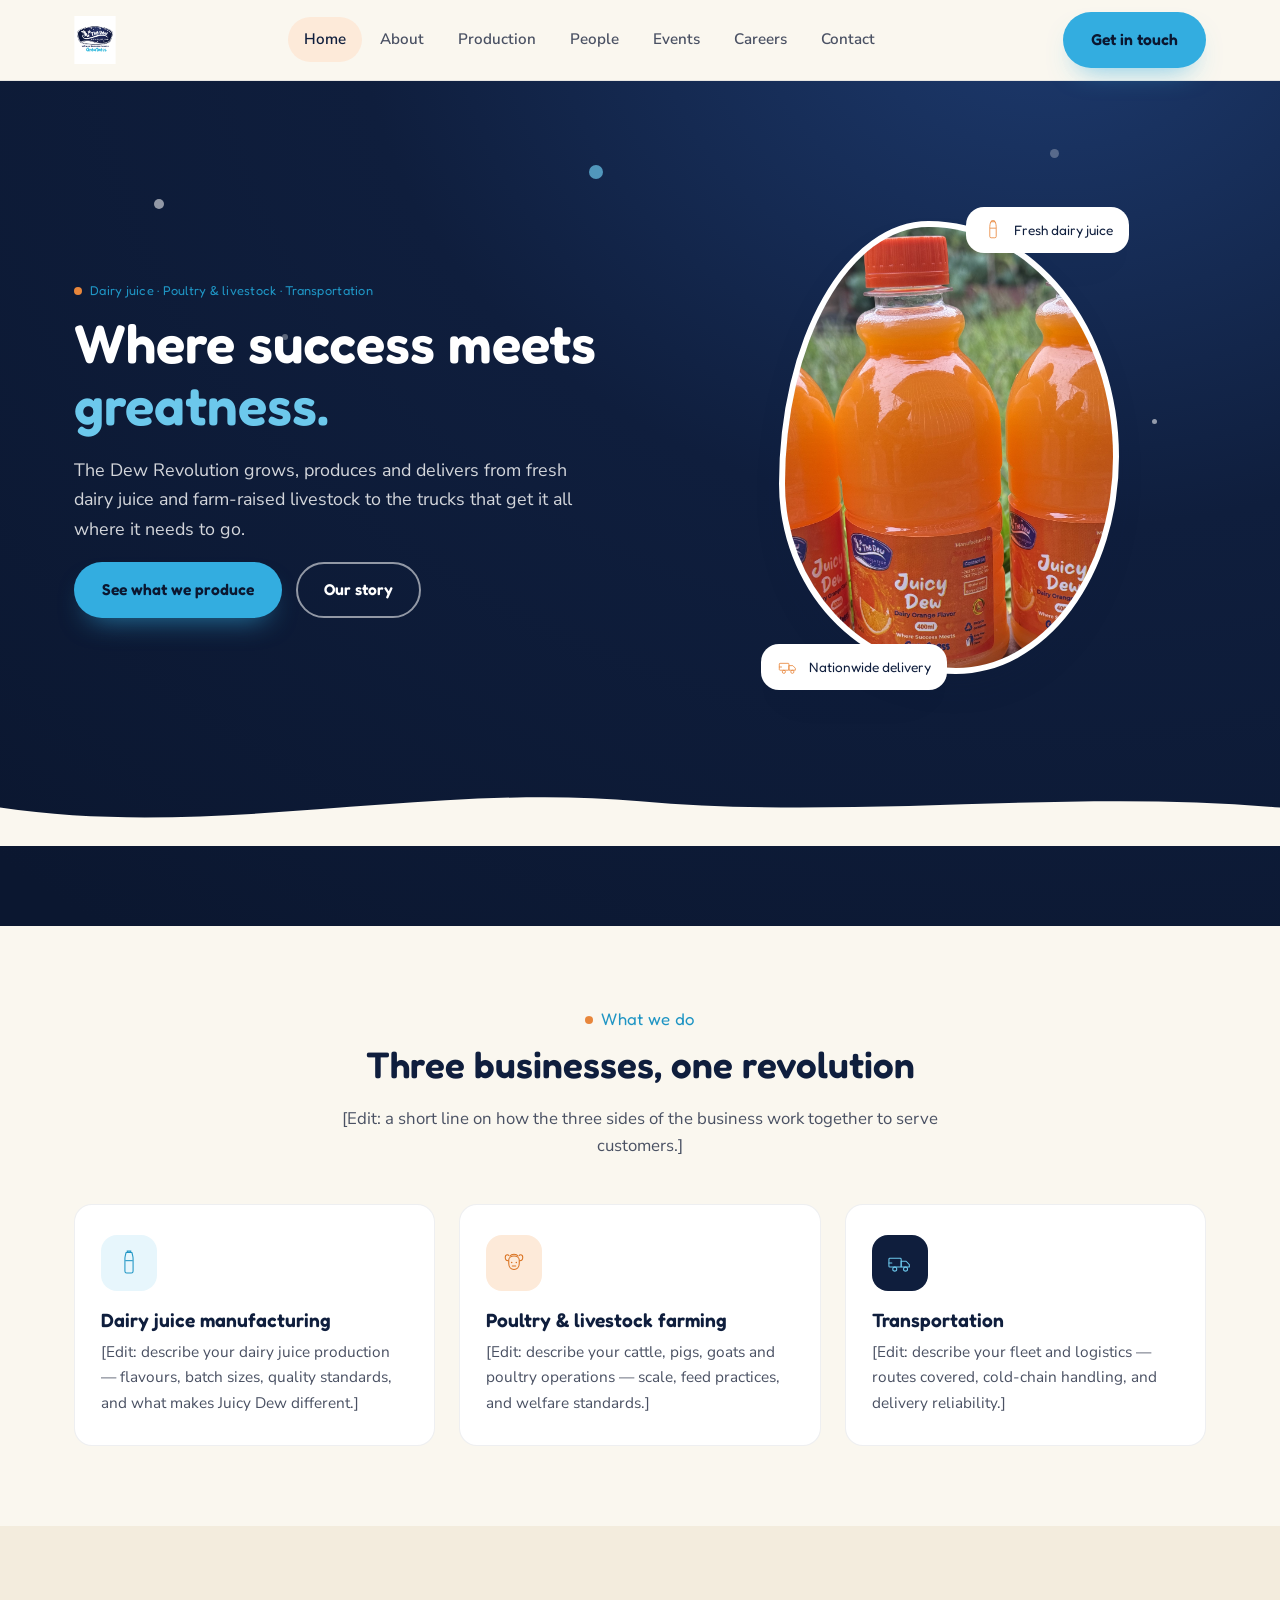
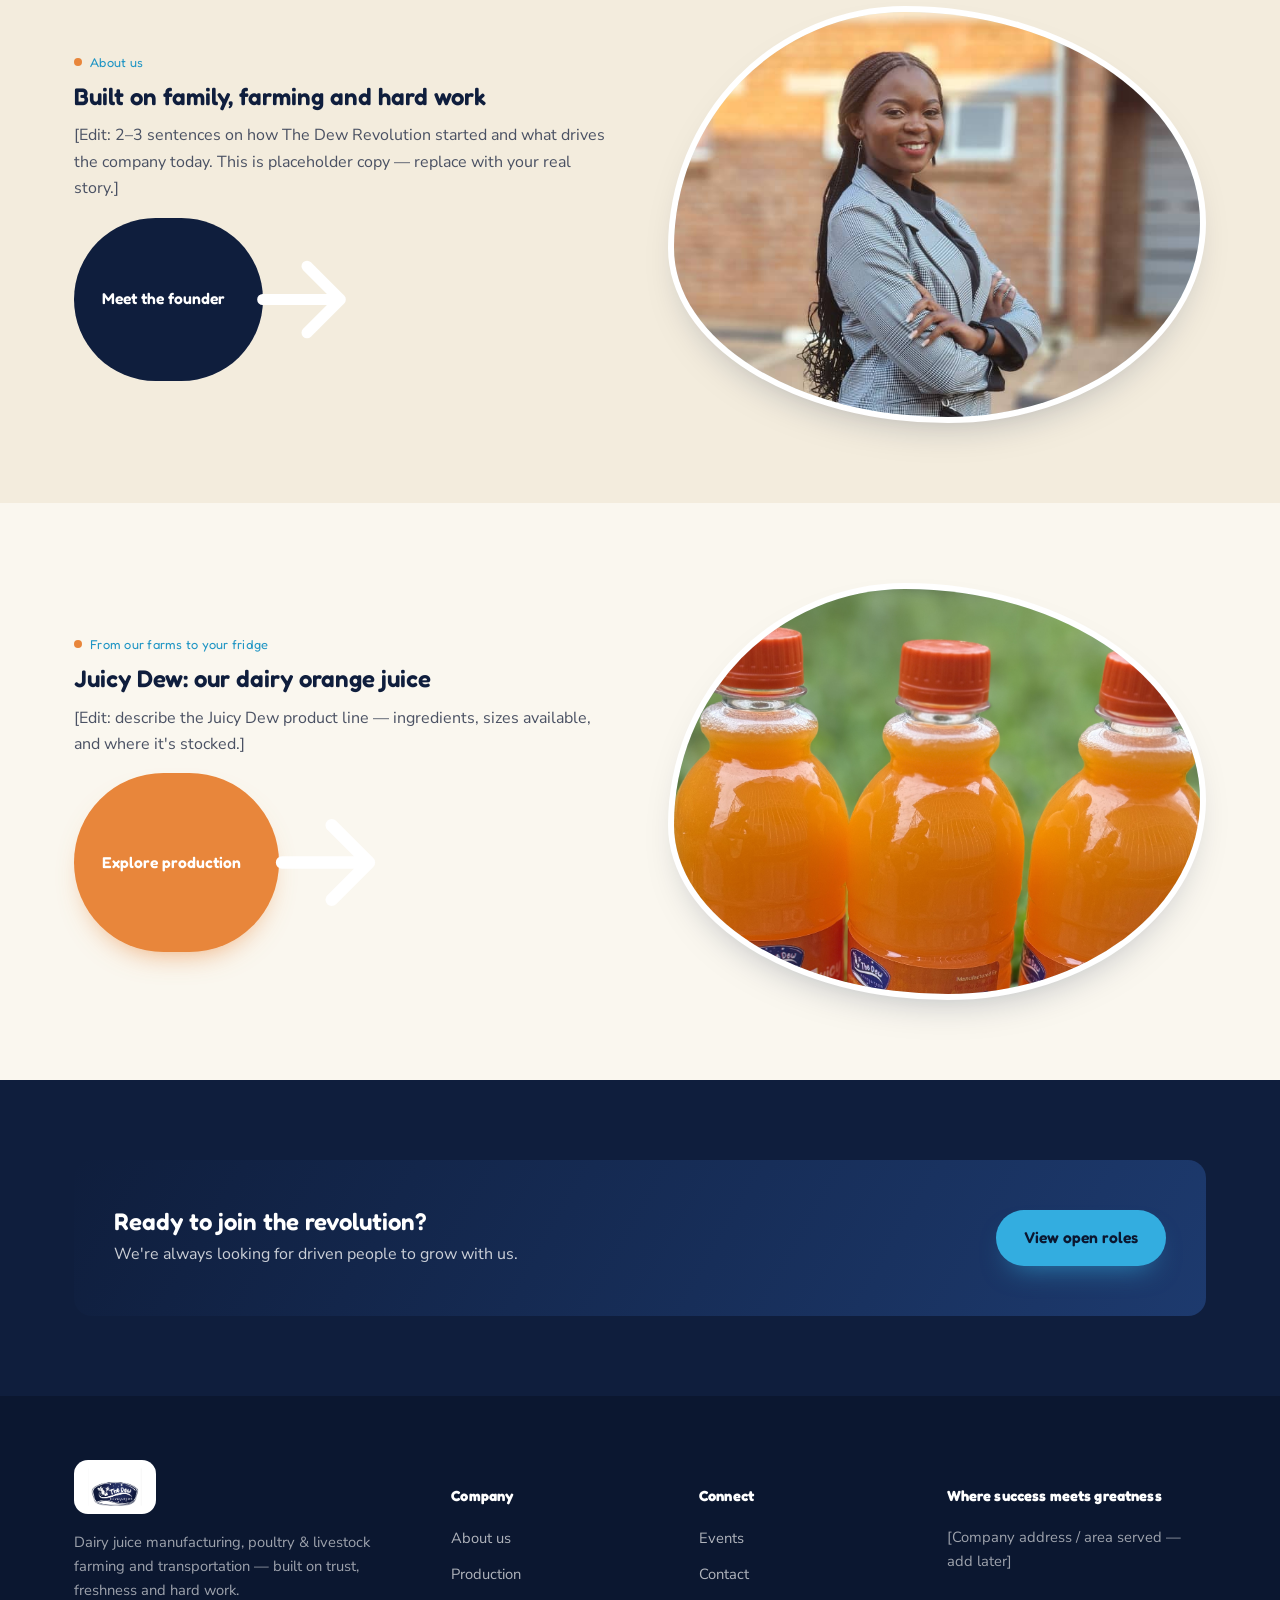
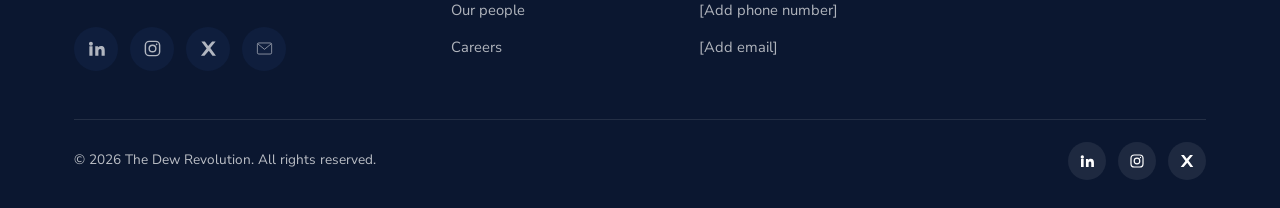
<file: index.html>
<!DOCTYPE html>
<html lang="en">
<head>
<meta charset="UTF-8">
<meta name="viewport" content="width=device-width, initial-scale=1.0">
<title>Home · The Dew Revolution</title>
<meta name="description" content="The Dew Revolution — dairy juice manufacturing, poultry and livestock farming, and transportation. Where success meets greatness.">
<link rel="icon" href="assets/img/logo-badge.png" type="image/png">
<link rel="preconnect" href="https://fonts.googleapis.com">
<link rel="stylesheet" href="css/style.css">
</head>
<body>
  <header class="site-header">
    <div class="container nav-row">
      <a href="index.html" class="brand">
        <img src="assets/img/logo-lockup.png" alt="The Dew Revolution logo">
      </a>
      <nav class="main-nav" id="main-nav" aria-label="Primary">
        <ul>
          <li><a href="index.html" class="active">Home</a></li>
<li><a href="about.html">About</a></li>
<li><a href="production.html">Production</a></li>
<li><a href="people.html">People</a></li>
<li><a href="events.html">Events</a></li>
<li><a href="careers.html">Careers</a></li>
<li><a href="contact.html">Contact</a></li>

        </ul>
      </nav>
      <div class="nav-cta">
        <a href="contact.html" class="btn btn-primary">Get in touch</a>
        <button class="nav-toggle" aria-label="Toggle menu" aria-expanded="false" aria-controls="main-nav">
          <svg viewBox="0 0 24 24" fill="none" stroke="currentColor" stroke-width="2" stroke-linecap="round"><path d="M3 6h18M3 12h18M3 18h18"/></svg>
        </button>
      </div>
    </div>
  </header>


  <section class="hero">
    <div class="dew-dots"><i></i><i></i><i></i><i></i><i></i><i></i></div>
    <div class="container hero-grid">
      <div class="hero-copy">
        <p class="eyebrow">Dairy juice &middot; Poultry &amp; livestock &middot; Transportation</p>
        <h1>Where success meets <span class="accent">greatness.</span></h1>
        <p class="lead">The Dew Revolution grows, produces and delivers from fresh dairy juice and farm-raised livestock to the trucks that get it all where it needs to go.</p>
        <div class="hero-actions">
          <a href="production.html" class="btn btn-primary">See what we produce</a>
          <a href="about.html" class="btn btn-outline">Our story</a>
        </div>
      </div>
      <div class="hero-art">
        <div class="badge-frame">
          <img src="assets/img/juice-1.jpg" alt="Bottles of Juicy Dew, The Dew Revolution's dairy orange juice">
        </div>
        <div class="float-chip chip-a"><svg viewBox="0 0 48 48" fill="none" xmlns="http://www.w3.org/2000/svg"><path d="M19 6h10l1.4 5.6c.4 1.6.6 3.3.6 5V38a3 3 0 0 1-3 3H20a3 3 0 0 1-3-3V16.6c0-1.7.2-3.4.6-5L19 6Z" stroke="currentColor" stroke-width="1.8" stroke-linejoin="round"/><path d="M17.6 20h12.8" stroke="currentColor" stroke-width="1.8"/><path d="M21 6V3.6h6V6" stroke="currentColor" stroke-width="1.8" stroke-linecap="round"/></svg> Fresh dairy juice</div>
        <div class="float-chip chip-b"><svg viewBox="0 0 48 48" fill="none" xmlns="http://www.w3.org/2000/svg"><rect x="5" y="16" width="21" height="15" rx="1.6" stroke="currentColor" stroke-width="1.8"/><path d="M26 21h8.5L40 26.6V31h-14V21Z" stroke="currentColor" stroke-width="1.8" stroke-linejoin="round"/><circle cx="15" cy="34.5" r="3.4" stroke="currentColor" stroke-width="1.8"/><circle cx="33.5" cy="34.5" r="3.4" stroke="currentColor" stroke-width="1.8"/><path d="M5 24h5" stroke="currentColor" stroke-width="1.8" stroke-linecap="round"/></svg> Nationwide delivery</div>
      </div>
    </div>
    <span class="wave-divider"><svg viewBox="0 0 1440 100" preserveAspectRatio="none"><path d="M0,40 C 240,90 480,0 720,30 C 960,60 1200,10 1440,40 L1440,100 L0,100 Z" fill="var(--cream-50)"></path></svg></span>
  </section>

  <section>
    <div class="container">
      <div class="section-head center">
        <p class="eyebrow" style="justify-content:center">What we do</p>
        <h2>Three businesses, one revolution</h2>
        <p>[Edit: a short line on how the three sides of the business work together to serve customers.]</p>
      </div>
      <div class="pillars">
        <div class="pillar-card">
          <div class="icon-badge sky"><svg viewBox="0 0 48 48" fill="none" xmlns="http://www.w3.org/2000/svg"><path d="M19 6h10l1.4 5.6c.4 1.6.6 3.3.6 5V38a3 3 0 0 1-3 3H20a3 3 0 0 1-3-3V16.6c0-1.7.2-3.4.6-5L19 6Z" stroke="currentColor" stroke-width="1.8" stroke-linejoin="round"/><path d="M17.6 20h12.8" stroke="currentColor" stroke-width="1.8"/><path d="M21 6V3.6h6V6" stroke="currentColor" stroke-width="1.8" stroke-linecap="round"/></svg></div>
          <h3>Dairy juice manufacturing</h3>
          <p>[Edit: describe your dairy juice production &mdash; flavours, batch sizes, quality standards, and what makes Juicy Dew different.]</p>
        </div>
        <div class="pillar-card">
          <div class="icon-badge amber"><svg viewBox="0 0 48 48" fill="none" xmlns="http://www.w3.org/2000/svg"><path d="M14 20c-3 0-5-2.4-5-5.4 0-2.6 1.8-4.6 3.8-4.6 1 0 1.7.4 2.2 1" stroke="currentColor" stroke-width="1.8" stroke-linecap="round"/><path d="M34 20c3 0 5-2.4 5-5.4 0-2.6-1.8-4.6-3.8-4.6-1 0-1.7.4-2.2 1" stroke="currentColor" stroke-width="1.8" stroke-linecap="round"/><path d="M15 19c0-4 4-7 9-7s9 3 9 7v6c0 6-4 10-9 10s-9-4-9-10v-6Z" stroke="currentColor" stroke-width="1.8"/><circle cx="20" cy="23" r="1.3" fill="currentColor"/><circle cx="28" cy="23" r="1.3" fill="currentColor"/><path d="M21 29h6" stroke="currentColor" stroke-width="1.8" stroke-linecap="round"/><path d="M17 12c1.5-2 3-3 7-3s5.5 1 7 3" stroke="currentColor" stroke-width="1.8" stroke-linecap="round"/></svg></div>
          <h3>Poultry &amp; livestock farming</h3>
          <p>[Edit: describe your cattle, pigs, goats and poultry operations &mdash; scale, feed practices, and welfare standards.]</p>
        </div>
        <div class="pillar-card">
          <div class="icon-badge navy"><svg viewBox="0 0 48 48" fill="none" xmlns="http://www.w3.org/2000/svg"><rect x="5" y="16" width="21" height="15" rx="1.6" stroke="currentColor" stroke-width="1.8"/><path d="M26 21h8.5L40 26.6V31h-14V21Z" stroke="currentColor" stroke-width="1.8" stroke-linejoin="round"/><circle cx="15" cy="34.5" r="3.4" stroke="currentColor" stroke-width="1.8"/><circle cx="33.5" cy="34.5" r="3.4" stroke="currentColor" stroke-width="1.8"/><path d="M5 24h5" stroke="currentColor" stroke-width="1.8" stroke-linecap="round"/></svg></div>
          <h3>Transportation</h3>
          <p>[Edit: describe your fleet and logistics &mdash; routes covered, cold-chain handling, and delivery reliability.]</p>
        </div>
      </div>
    </div>
  </section>

  <section class="section-alt">
    <div class="container split">
      <div class="split-copy">
        <p class="eyebrow">About us</p>
        <h2>Built on family, farming and hard work</h2>
        <p>[Edit: 2&ndash;3 sentences on how The Dew Revolution started and what drives the company today. This is placeholder copy &mdash; replace with your real story.]</p>
        <a href="about.html" class="btn btn-dark">Meet the founder <svg viewBox="0 0 24 24" fill="none" stroke="currentColor" stroke-width="2" stroke-linecap="round" stroke-linejoin="round"><path d="M5 12h14M13 6l6 6-6 6"/></svg></a>
      </div>
      <div class="split-media">
        <div class="badge-frame">
          <img src="assets/img/founder-ceo.jpg" alt="Founder and CEO of The Dew Revolution" style="object-fit: cover; object-position: center top; width: 100%; height: 100%;">
        </div>
      </div>
    </div>
  </section>

  <section>
    <div class="container split reverse">
      <div class="split-media">
        <div class="badge-frame">
          <img src="assets/img/juice-2.jpg" alt="Juicy Dew dairy orange juice bottles">
        </div>
      </div>
      <div class="split-copy">
        <p class="eyebrow">From our farms to your fridge</p>
        <h2>Juicy Dew: our dairy orange juice</h2>
        <p>[Edit: describe the Juicy Dew product line &mdash; ingredients, sizes available, and where it's stocked.]</p>
        <a href="production.html" class="btn btn-amber">Explore production <svg viewBox="0 0 24 24" fill="none" stroke="currentColor" stroke-width="2" stroke-linecap="round" stroke-linejoin="round"><path d="M5 12h14M13 6l6 6-6 6"/></svg></a>
      </div>
    </div>
  </section>

  <section class="section-navy">
    <div class="container">
      <div class="cta-band">
        <div>
          <h3>Ready to join the revolution?</h3>
          <p>We're always looking for driven people to grow with us.</p>
        </div>
        <a href="careers.html" class="btn btn-primary">View open roles</a>
      </div>
    </div>
  </section>
  
  <footer class="site-footer">
    <div class="container">
      <div class="footer-grid">
        <div class="footer-col">
          <div class="footer-brand-chip"><img src="assets/img/logo-badge.png" alt="The Dew Revolution"></div>
          <p>Dairy juice manufacturing, poultry &amp; livestock farming and transportation &mdash; built on trust, freshness and hard work.</p>
          <div class="social-row">
            <a href="#" class="social-btn" aria-label="LinkedIn"><svg viewBox="0 0 24 24" fill="currentColor"><path d="M4.98 3.5a2.5 2.5 0 1 1 0 5 2.5 2.5 0 0 1 0-5ZM3 9h4v12H3V9Zm7 0h3.8v1.7h.05c.53-1 1.83-2 3.77-2 4.03 0 4.78 2.6 4.78 6V21h-4v-5.4c0-1.3-.02-3-1.85-3-1.85 0-2.13 1.4-2.13 2.9V21h-4V9Z"/></svg></a>
            <a href="#" class="social-btn" aria-label="Instagram"><svg viewBox="0 0 24 24" fill="none" stroke="currentColor" stroke-width="1.8"><rect x="3" y="3" width="18" height="18" rx="5"/><circle cx="12" cy="12" r="4.2"/><circle cx="17.2" cy="6.8" r="1" fill="currentColor" stroke="none"/></svg></a>
            <a href="#" class="social-btn" aria-label="X (Twitter)"><svg viewBox="0 0 24 24" fill="currentColor"><path d="M3 3h4.4l4.2 5.8L16.6 3H21l-6.7 8.4L21.4 21H17l-4.6-6.3L6.9 21H2.5l7.1-8.9L3 3Z"/></svg></a>
            <a href="mailto:info@thedewrevolution.com" class="social-btn" aria-label="Email"><svg viewBox="0 0 48 48" fill="none" xmlns="http://www.w3.org/2000/svg"><rect x="6" y="10" width="36" height="28" rx="3.5" stroke="currentColor" stroke-width="1.8"/><path d="M8 13l16 13L40 13" stroke="currentColor" stroke-width="1.8" stroke-linecap="round" stroke-linejoin="round"/></svg></a>
          </div>
        </div>
        <div class="footer-col">
          <h5>Company</h5>
          <ul>
            <li><a href="about.html">About us</a></li>
            <li><a href="production.html">Production</a></li>
            <li><a href="people.html">Our people</a></li>
            <li><a href="careers.html">Careers</a></li>
          </ul>
        </div>
        <div class="footer-col">
          <h5>Connect</h5>
          <ul>
            <li><a href="events.html">Events</a></li>
            <li><a href="contact.html">Contact</a></li>
            <li><a href="tel:+000000000">[Add phone number]</a></li>
            <li><a href="mailto:info@thedewrevolution.com">[Add email]</a></li>
          </ul>
        </div>
        <div class="footer-col">
          <h5>Where success meets greatness</h5>
          <p>[Company address / area served &mdash; add later]</p>
        </div>
      </div>
      <div class="footer-bottom">
        <span>&copy; <span id="year"></span> The Dew Revolution. All rights reserved.</span>
        <div class="social-row">
          <a href="#" class="social-btn" aria-label="LinkedIn"><svg viewBox="0 0 24 24" fill="currentColor"><path d="M4.98 3.5a2.5 2.5 0 1 1 0 5 2.5 2.5 0 0 1 0-5ZM3 9h4v12H3V9Zm7 0h3.8v1.7h.05c.53-1 1.83-2 3.77-2 4.03 0 4.78 2.6 4.78 6V21h-4v-5.4c0-1.3-.02-3-1.85-3-1.85 0-2.13 1.4-2.13 2.9V21h-4V9Z"/></svg></a>
          <a href="#" class="social-btn" aria-label="Instagram"><svg viewBox="0 0 24 24" fill="none" stroke="currentColor" stroke-width="1.8"><rect x="3" y="3" width="18" height="18" rx="5"/><circle cx="12" cy="12" r="4.2"/><circle cx="17.2" cy="6.8" r="1" fill="currentColor" stroke="none"/></svg></a>
          <a href="#" class="social-btn" aria-label="X (Twitter)"><svg viewBox="0 0 24 24" fill="currentColor"><path d="M3 3h4.4l4.2 5.8L16.6 3H21l-6.7 8.4L21.4 21H17l-4.6-6.3L6.9 21H2.5l7.1-8.9L3 3Z"/></svg></a>
        </div>
      </div>
    </div>
  </footer>

  <script src="js/main.js"></script>
</body>
</html>
</file>
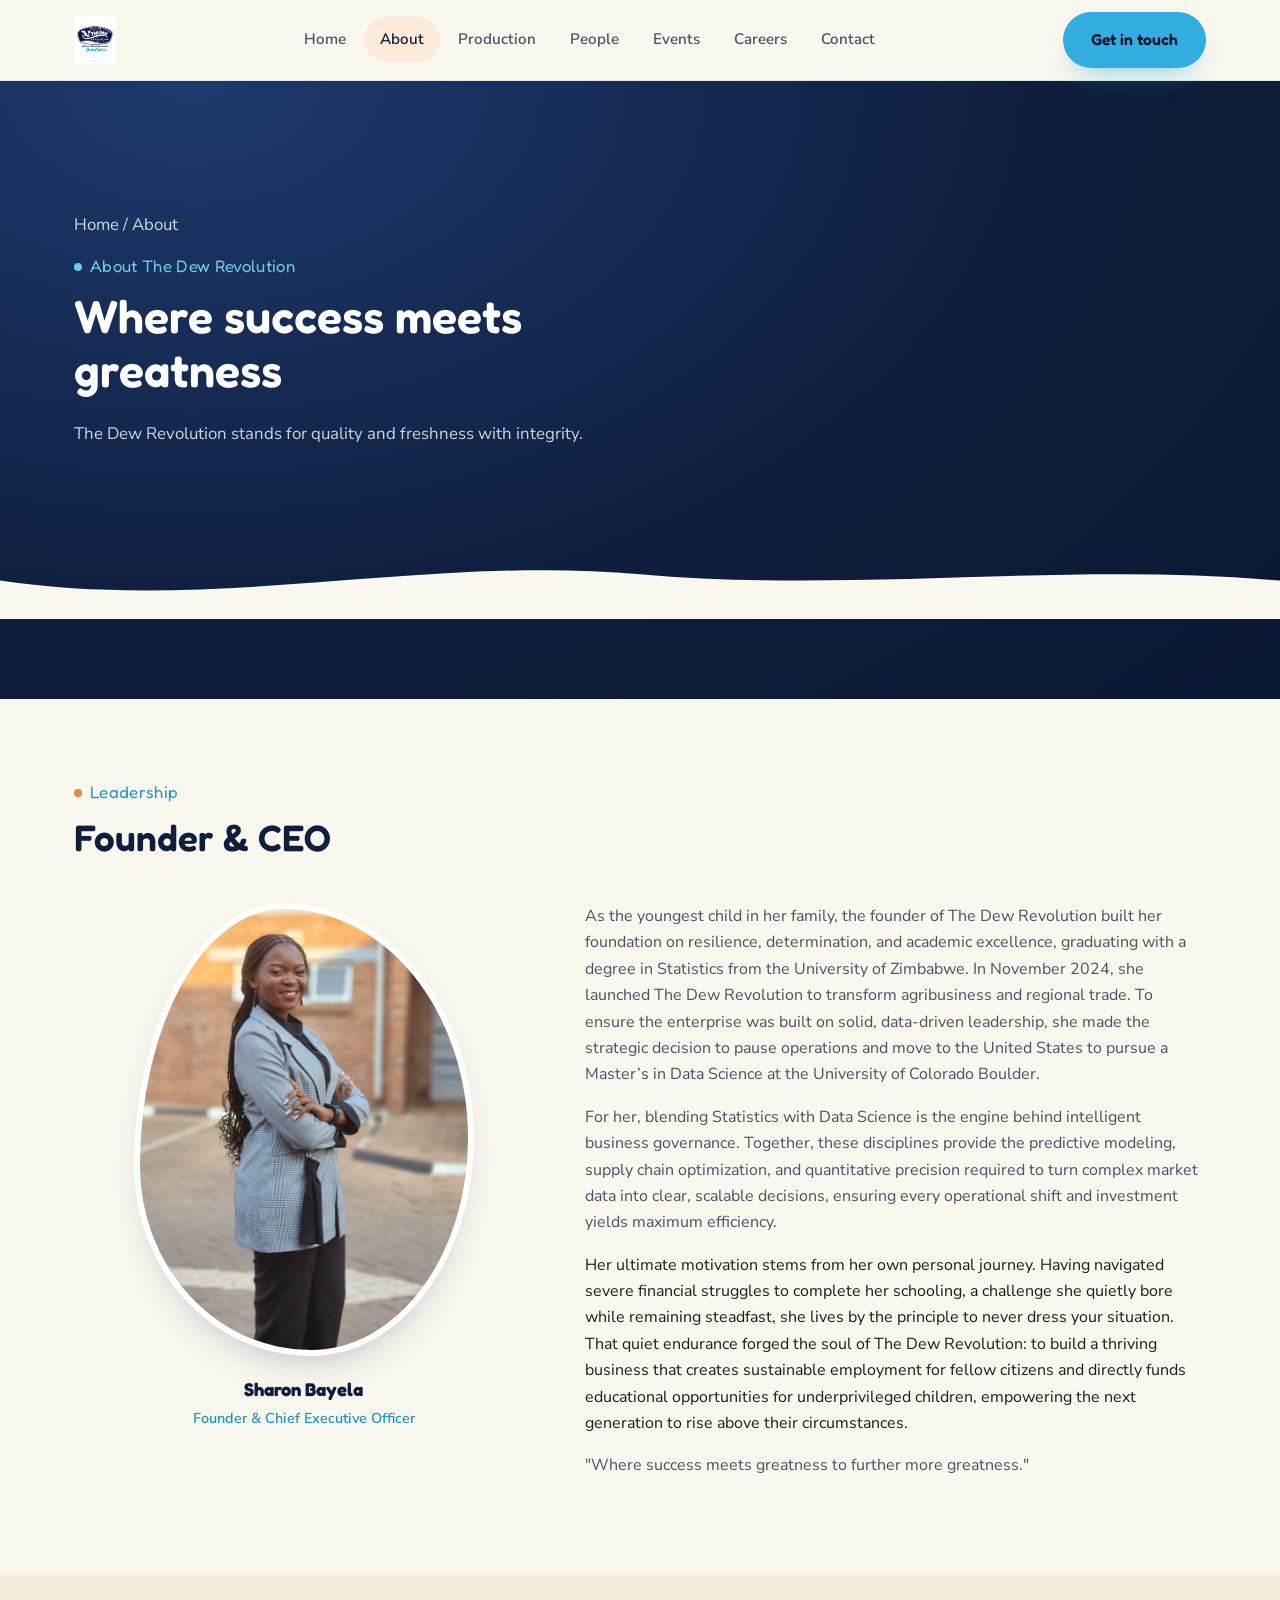
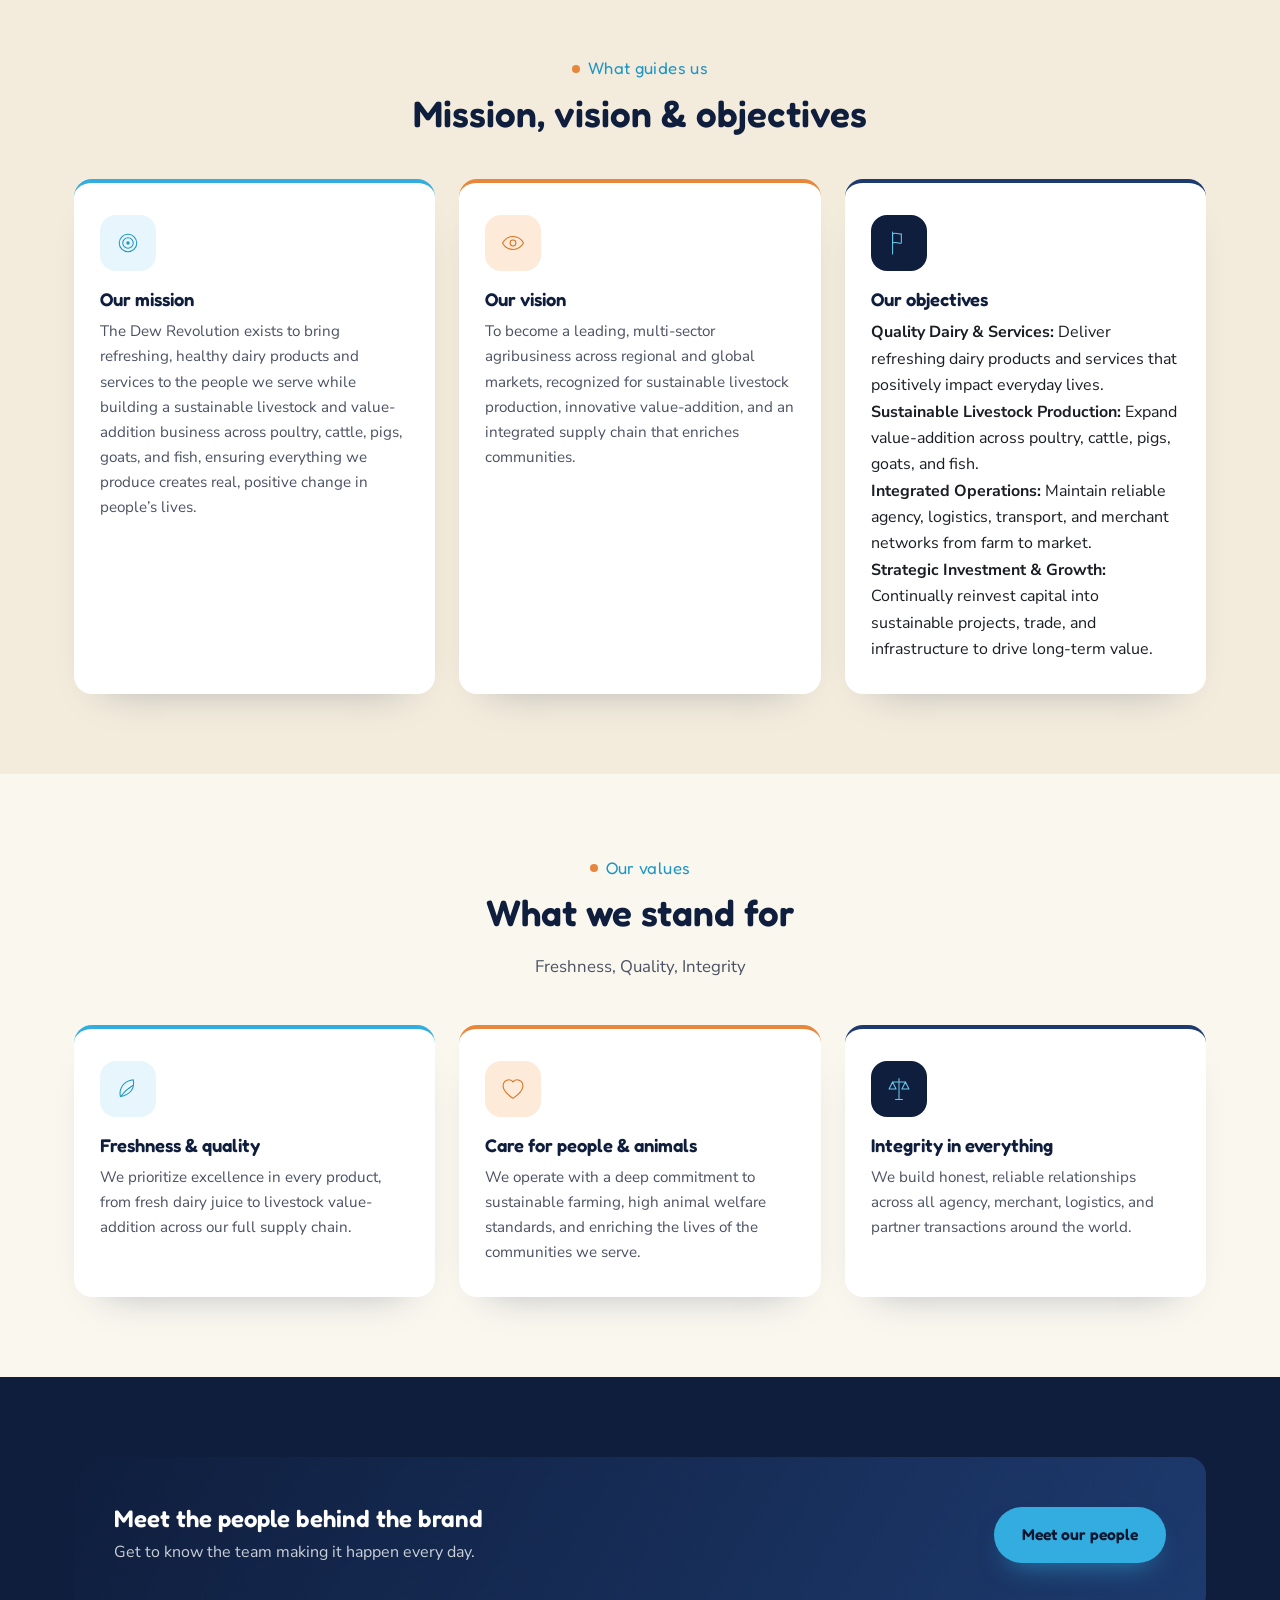
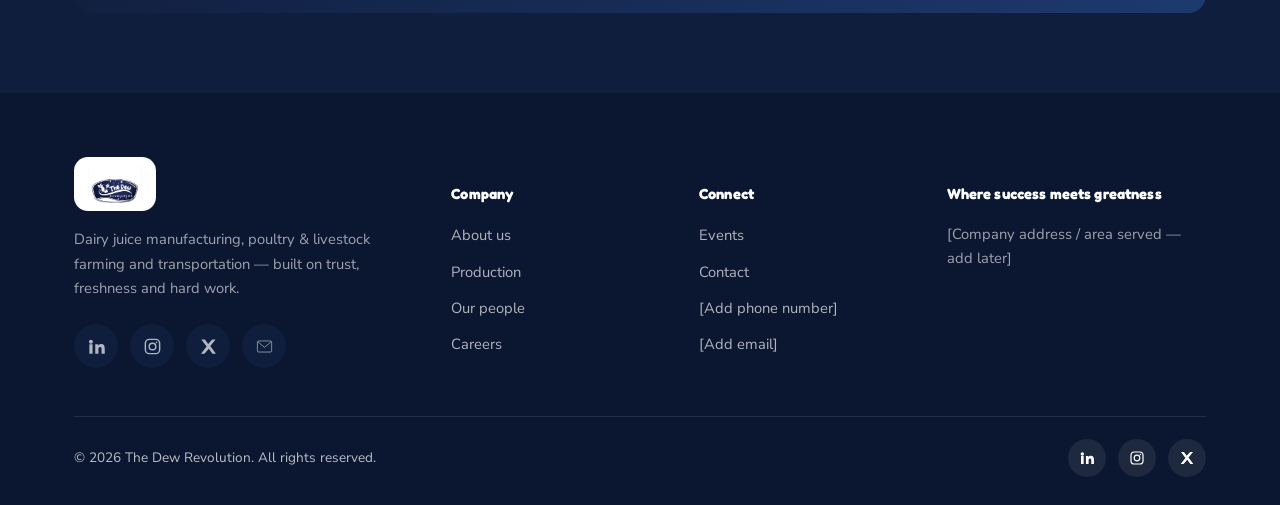
<file: about.html>
<!DOCTYPE html>
<html lang="en">
<head>
<meta charset="UTF-8">
<meta name="viewport" content="width=device-width, initial-scale=1.0">
<title>About · The Dew Revolution</title>
<meta name="description" content="About The Dew Revolution — our founder, mission, vision and objectives.">
<link rel="icon" href="assets/img/logo-badge.png" type="image/png">
<link rel="preconnect" href="https://fonts.googleapis.com">
<link rel="stylesheet" href="css/style.css">
</head>
<body>
  <header class="site-header">
    <div class="container nav-row">
      <a href="index.html" class="brand">
        <img src="assets/img/logo-lockup.png" alt="The Dew Revolution logo">
      </a>
      <nav class="main-nav" id="main-nav" aria-label="Primary">
        <ul>
          <li><a href="index.html">Home</a></li>
<li><a href="about.html" class="active">About</a></li>
<li><a href="production.html">Production</a></li>
<li><a href="people.html">People</a></li>
<li><a href="events.html">Events</a></li>
<li><a href="careers.html">Careers</a></li>
<li><a href="contact.html">Contact</a></li>

        </ul>
      </nav>
      <div class="nav-cta">
        <a href="contact.html" class="btn btn-primary">Get in touch</a>
        <button class="nav-toggle" aria-label="Toggle menu" aria-expanded="false" aria-controls="main-nav">
          <svg viewBox="0 0 24 24" fill="none" stroke="currentColor" stroke-width="2" stroke-linecap="round"><path d="M3 6h18M3 12h18M3 18h18"/></svg>
        </button>
      </div>
    </div>
  </header>


  <section class="page-banner">
    <div class="dew-dots"><i></i><i></i><i></i><i></i></div>
    <div class="container page-banner-inner">
      <p class="breadcrumb"><a href="index.html">Home</a> / About</p>
      <p class="eyebrow">About The Dew Revolution</p>
      <h1>Where success meets greatness</h1>
      <p>The Dew Revolution stands for quality and freshness with integrity.</p>
    </div>
    <span class="wave-divider"><svg viewBox="0 0 1440 100" preserveAspectRatio="none"><path d="M0,40 C 240,90 480,0 720,30 C 960,60 1200,10 1440,40 L1440,100 L0,100 Z" fill="var(--cream-50)"></path></svg></span>
  </section>

  <section>
    <div class="container">
      <div class="section-head">
        <p class="eyebrow">Leadership</p>
        <h2>Founder &amp; CEO</h2>
      </div>
      <div class="founder-wrap">
        <div class="founder-photo">
          <div class="badge-frame">
            <img src="assets/img/founder-ceo.jpg" alt="Founder and CEO of The Dew Revolution">
          </div>
          <div class="founder-name-tag">
            <strong>Sharon Bayela</strong>
            <span>Founder &amp; Chief Executive Officer</span>
          </div>
        </div>
        <div class="founder-bio">
          <div class="Biography">
            <p> As the youngest child in her family, the founder of The Dew Revolution built her foundation on resilience, determination, and academic excellence, graduating with a degree in Statistics from the University of Zimbabwe. In November 2024, she launched The Dew Revolution to transform agribusiness and regional trade. To ensure the enterprise was built on solid, data-driven leadership, she made the strategic decision to pause operations and move to the United States to pursue a Master’s in Data Science at the University of Colorado Boulder.<p>
              <p>For her, blending Statistics with Data Science is the engine behind intelligent business governance. Together, these disciplines provide the predictive modeling, supply chain optimization, and quantitative precision required to turn complex market data into clear, scalable decisions, ensuring every operational shift and investment yields maximum efficiency.<p>
              </p>Her ultimate motivation stems from her own personal journey. Having navigated severe financial struggles to complete her schooling, a challenge she quietly bore while remaining steadfast, she lives by the principle to never dress your situation. That quiet endurance forged the soul of The Dew Revolution: to build a thriving business that creates sustainable employment for fellow citizens and directly funds educational opportunities for underprivileged children, empowering the next generation to rise above their circumstances.</p>
          </div>
          <div class="Highlight">
            <p>"Where success meets greatness to further more greatness."</p>
          </div>
        </div>
      </div>
    </div>
  </section>

  <section class="section-alt">
    <div class="container">
      <div class="section-head center">
        <p class="eyebrow" style="justify-content:center">What guides us</p>
        <h2>Mission, vision &amp; objectives</h2>
      </div>
      <div class="mvo-grid">
        <div class="mvo-card">
          <div class="icon-badge sky"><svg viewBox="0 0 48 48" fill="none" xmlns="http://www.w3.org/2000/svg"><circle cx="24" cy="24" r="15" stroke="currentColor" stroke-width="1.8"/><circle cx="24" cy="24" r="9" stroke="currentColor" stroke-width="1.8"/><circle cx="24" cy="24" r="3" fill="currentColor"/></svg></div>
          <h3>Our mission</h3>
          <p>The Dew Revolution exists to bring refreshing, healthy dairy products and services to the people we serve while building a sustainable livestock and value-addition business across poultry, cattle, pigs, goats, and fish, ensuring everything we produce creates real, positive change in people’s lives.</p>
        </div>
        <div class="mvo-card">
          <div class="icon-badge amber"><svg viewBox="0 0 48 48" fill="none" xmlns="http://www.w3.org/2000/svg"><path d="M6 24c4-7 11-11 18-11s14 4 18 11c-4 7-11 11-18 11S10 31 6 24Z" stroke="currentColor" stroke-width="1.8" stroke-linejoin="round"/><circle cx="24" cy="24" r="5" stroke="currentColor" stroke-width="1.8"/></svg></div>
          <h3>Our vision</h3>
          <p>To become a leading, multi-sector agribusiness across regional and global markets, recognized for sustainable livestock production, innovative value-addition, and an integrated supply chain that enriches communities.</p>
        </div>
        <div class="mvo-card">
          <div class="icon-badge navy"><svg viewBox="0 0 48 48" fill="none" xmlns="http://www.w3.org/2000/svg"><path d="M13 5v38" stroke="currentColor" stroke-width="1.8" stroke-linecap="round"/><path d="M13 8c6-3 9 2 15 0v16c-6 2-9-3-15 0V8Z" stroke="currentColor" stroke-width="1.8" stroke-linejoin="round"/></svg></div>
          <h3>Our objectives</h3>
          <ul>
           <li><strong>Quality Dairy &amp; Services:</strong> Deliver refreshing dairy products and services that positively impact everyday lives.</li>
           <li><strong>Sustainable Livestock Production:</strong> Expand value-addition across poultry, cattle, pigs, goats, and fish.</li>
           <li><strong>Integrated Operations:</strong> Maintain reliable agency, logistics, transport, and merchant networks from farm to market.</li>
           <li><strong>Strategic Investment &amp; Growth:</strong> Continually reinvest capital into sustainable projects, trade, and infrastructure to drive long-term value.</li>
        </ul>
        </div>
      </div>
    </div>
  </section>

  <section>
    <div class="container">
      <div class="section-head center">
        <p class="eyebrow" style="justify-content:center">Our values</p>
        <h2>What we stand for</h2>
        <p>Freshness, Quality, Integrity</p>
      </div>
      <div class="mvo-grid">
        <div class="mvo-card">
          <div class="icon-badge sky"><svg viewBox="0 0 48 48" fill="none" xmlns="http://www.w3.org/2000/svg"><path d="M11 37C8 24 16 10 33 8c3 15-5 26-22 29Z" stroke="currentColor" stroke-width="1.8" stroke-linejoin="round"/><path d="M12 36c6-8 12-13 20-18" stroke="currentColor" stroke-width="1.8" stroke-linecap="round"/></svg></div>
          <h3>Freshness &amp; quality</h3>
          <p>We prioritize excellence in every product, from fresh dairy juice to livestock value-addition across our full supply chain.</p>
        </div>
        <div class="mvo-card">
          <div class="icon-badge amber"><svg viewBox="0 0 48 48" fill="none" xmlns="http://www.w3.org/2000/svg"><path d="M24 40S7 29.6 7 18.4C7 12.6 11.6 8 17.2 8c3 0 5.7 1.5 6.8 4 1.1-2.5 3.8-4 6.8-4C36.4 8 41 12.6 41 18.4 41 29.6 24 40 24 40Z" stroke="currentColor" stroke-width="1.8" stroke-linejoin="round"/></svg></div>
          <h3>Care for people &amp; animals</h3>
          <p>We operate with a deep commitment to sustainable farming, high animal welfare standards, and enriching the lives of the communities we serve.</p>
        </div>
        <div class="mvo-card">
          <div class="icon-badge navy"><svg viewBox="0 0 48 48" fill="none" xmlns="http://www.w3.org/2000/svg"><path d="M24 6v36M13 12h22" stroke="currentColor" stroke-width="1.8" stroke-linecap="round"/><path d="M13 12 7 24h12l-6-12ZM35 12l-6 12h12l-6-12Z" stroke="currentColor" stroke-width="1.8" stroke-linejoin="round"/><path d="M18 42h12" stroke="currentColor" stroke-width="1.8" stroke-linecap="round"/></svg></div>
          <h3>Integrity in everything</h3>
          <p>We build honest, reliable relationships across all agency, merchant, logistics, and partner transactions around the world.</p>
        </div>
      </div>
    </div>
  </section>

  <section class="section-navy">
    <div class="container">
      <div class="cta-band">
        <div>
          <h3>Meet the people behind the brand</h3>
          <p>Get to know the team making it happen every day.</p>
        </div>
        <a href="people.html" class="btn btn-primary">Meet our people</a>
      </div>
    </div>
  </section>

  <footer class="site-footer">
    <div class="container">
      <div class="footer-grid">
        <div class="footer-col">
          <div class="footer-brand-chip"><img src="assets/img/logo-badge.png" alt="The Dew Revolution"></div>
          <p>Dairy juice manufacturing, poultry &amp; livestock farming and transportation &mdash; built on trust, freshness and hard work.</p>
          <div class="social-row">
            <a href="#" class="social-btn" aria-label="LinkedIn"><svg viewBox="0 0 24 24" fill="currentColor"><path d="M4.98 3.5a2.5 2.5 0 1 1 0 5 2.5 2.5 0 0 1 0-5ZM3 9h4v12H3V9Zm7 0h3.8v1.7h.05c.53-1 1.83-2 3.77-2 4.03 0 4.78 2.6 4.78 6V21h-4v-5.4c0-1.3-.02-3-1.85-3-1.85 0-2.13 1.4-2.13 2.9V21h-4V9Z"/></svg></a>
            <a href="#" class="social-btn" aria-label="Instagram"><svg viewBox="0 0 24 24" fill="none" stroke="currentColor" stroke-width="1.8"><rect x="3" y="3" width="18" height="18" rx="5"/><circle cx="12" cy="12" r="4.2"/><circle cx="17.2" cy="6.8" r="1" fill="currentColor" stroke="none"/></svg></a>
            <a href="#" class="social-btn" aria-label="X (Twitter)"><svg viewBox="0 0 24 24" fill="currentColor"><path d="M3 3h4.4l4.2 5.8L16.6 3H21l-6.7 8.4L21.4 21H17l-4.6-6.3L6.9 21H2.5l7.1-8.9L3 3Z"/></svg></a>
            <a href="mailto:info@thedewrevolution.com" class="social-btn" aria-label="Email"><svg viewBox="0 0 48 48" fill="none" xmlns="http://www.w3.org/2000/svg"><rect x="6" y="10" width="36" height="28" rx="3.5" stroke="currentColor" stroke-width="1.8"/><path d="M8 13l16 13L40 13" stroke="currentColor" stroke-width="1.8" stroke-linecap="round" stroke-linejoin="round"/></svg></a>
          </div>
        </div>
        <div class="footer-col">
          <h5>Company</h5>
          <ul>
            <li><a href="about.html">About us</a></li>
            <li><a href="production.html">Production</a></li>
            <li><a href="people.html">Our people</a></li>
            <li><a href="careers.html">Careers</a></li>
          </ul>
        </div>
        <div class="footer-col">
          <h5>Connect</h5>
          <ul>
            <li><a href="events.html">Events</a></li>
            <li><a href="contact.html">Contact</a></li>
            <li><a href="tel:+000000000">[Add phone number]</a></li>
            <li><a href="mailto:info@thedewrevolution.com">[Add email]</a></li>
          </ul>
        </div>
        <div class="footer-col">
          <h5>Where success meets greatness</h5>
          <p>[Company address / area served &mdash; add later]</p>
        </div>
      </div>
      <div class="footer-bottom">
        <span>&copy; <span id="year"></span> The Dew Revolution. All rights reserved.</span>
        <div class="social-row">
          <a href="#" class="social-btn" aria-label="LinkedIn"><svg viewBox="0 0 24 24" fill="currentColor"><path d="M4.98 3.5a2.5 2.5 0 1 1 0 5 2.5 2.5 0 0 1 0-5ZM3 9h4v12H3V9Zm7 0h3.8v1.7h.05c.53-1 1.83-2 3.77-2 4.03 0 4.78 2.6 4.78 6V21h-4v-5.4c0-1.3-.02-3-1.85-3-1.85 0-2.13 1.4-2.13 2.9V21h-4V9Z"/></svg></a>
          <a href="#" class="social-btn" aria-label="Instagram"><svg viewBox="0 0 24 24" fill="none" stroke="currentColor" stroke-width="1.8"><rect x="3" y="3" width="18" height="18" rx="5"/><circle cx="12" cy="12" r="4.2"/><circle cx="17.2" cy="6.8" r="1" fill="currentColor" stroke="none"/></svg></a>
          <a href="#" class="social-btn" aria-label="X (Twitter)"><svg viewBox="0 0 24 24" fill="currentColor"><path d="M3 3h4.4l4.2 5.8L16.6 3H21l-6.7 8.4L21.4 21H17l-4.6-6.3L6.9 21H2.5l7.1-8.9L3 3Z"/></svg></a>
        </div>
      </div>
    </div>
  </footer>

  <script src="js/main.js"></script>
</body>
</html>
</file>
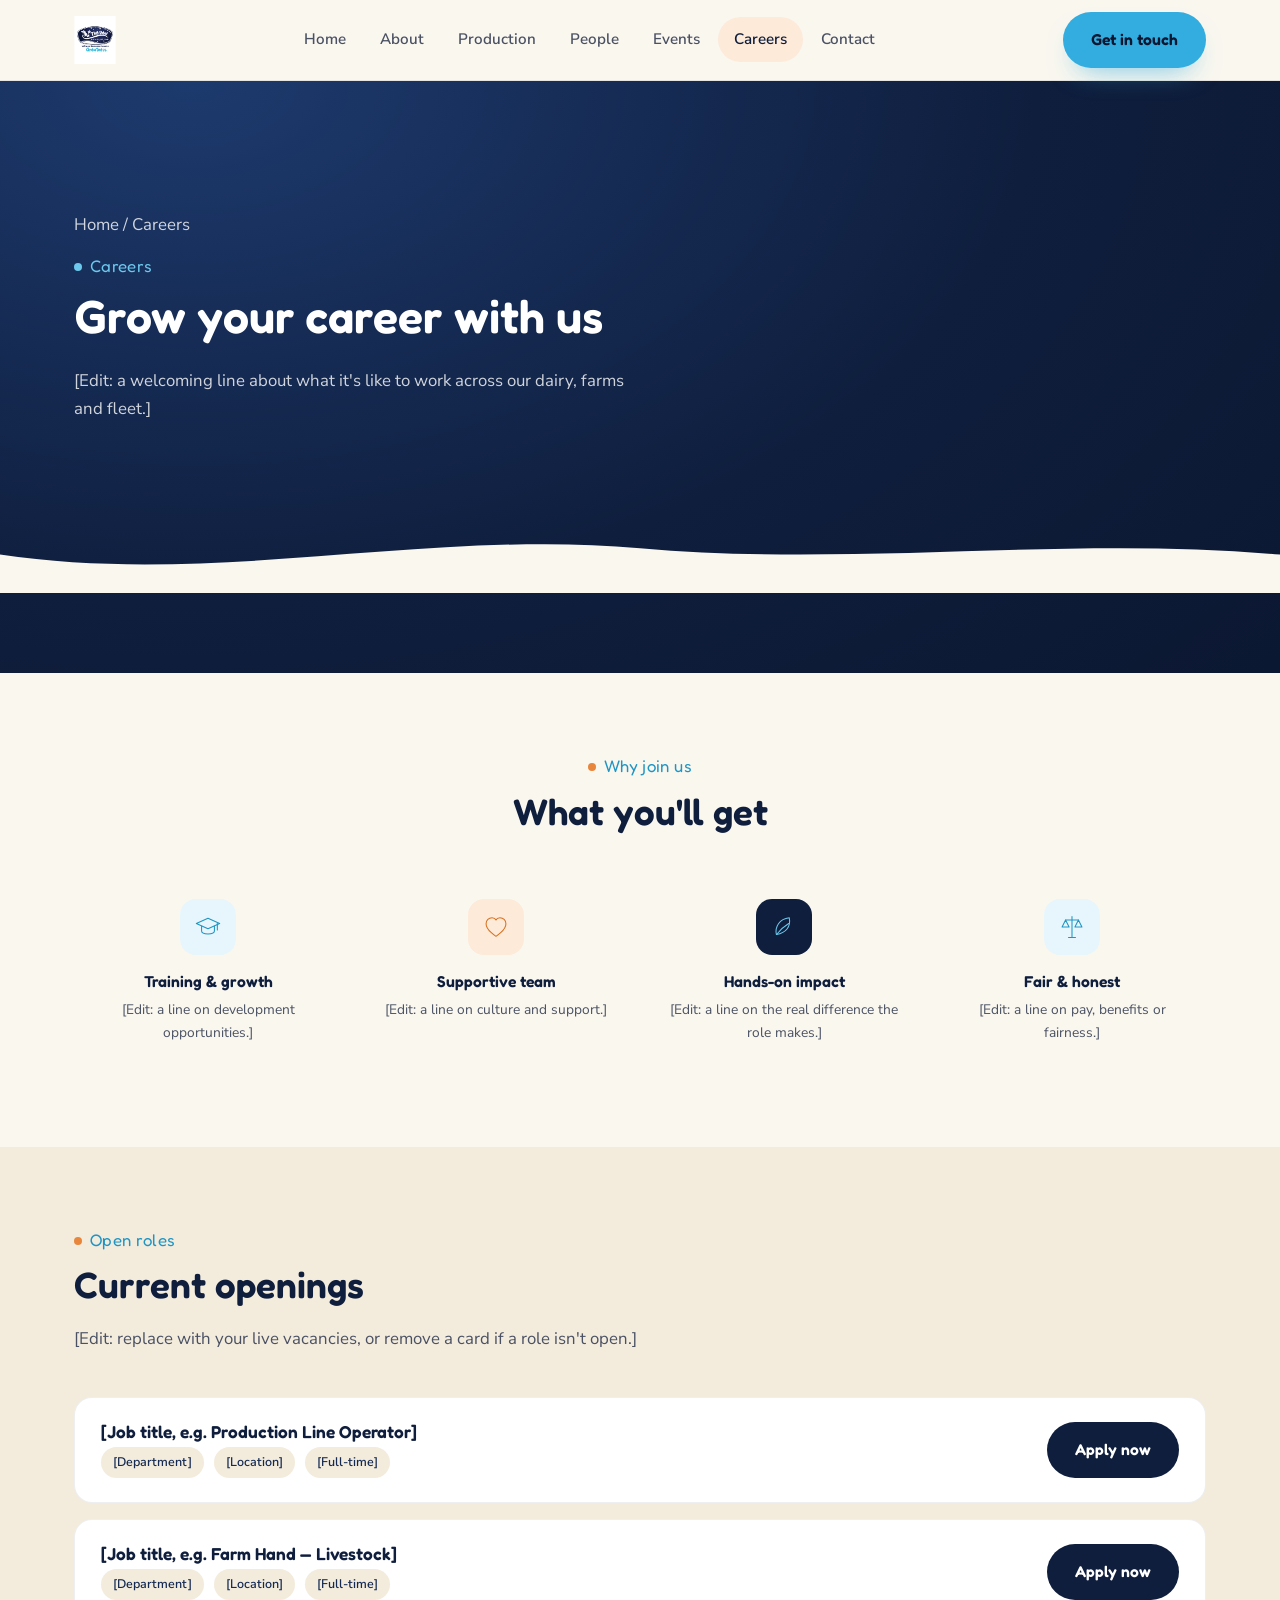
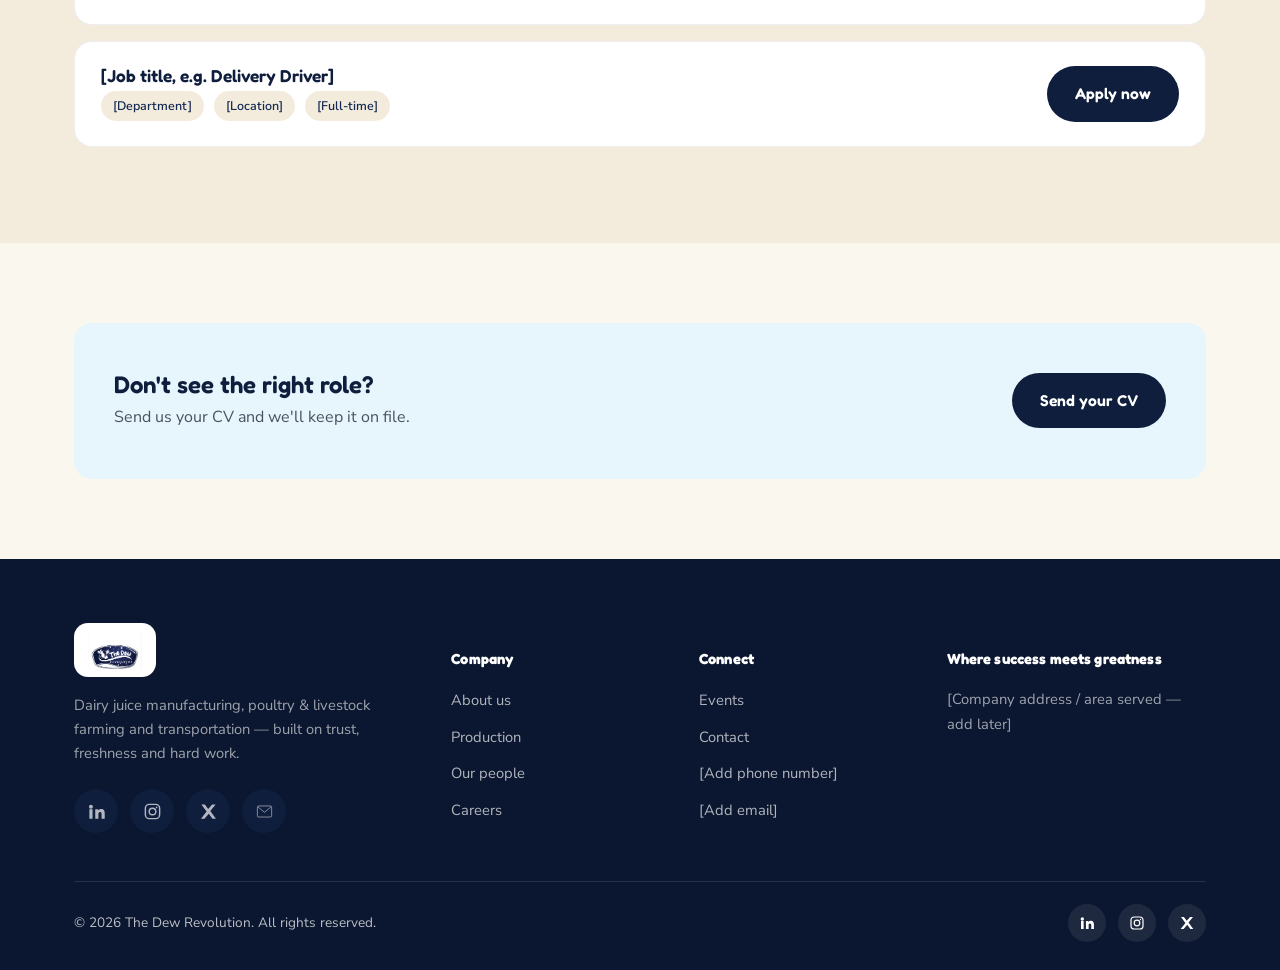
<file: careers.html>
<!DOCTYPE html>
<html lang="en">
<head>
<meta charset="UTF-8">
<meta name="viewport" content="width=device-width, initial-scale=1.0">
<title>Careers · The Dew Revolution</title>
<meta name="description" content="Career opportunities at The Dew Revolution across dairy production, farming and transportation.">
<link rel="icon" href="assets/img/logo-badge.png" type="image/png">
<link rel="preconnect" href="https://fonts.googleapis.com">
<link rel="stylesheet" href="css/style.css">
</head>
<body>
  <header class="site-header">
    <div class="container nav-row">
      <a href="index.html" class="brand">
        <img src="assets/img/logo-lockup.png" alt="The Dew Revolution logo">
      </a>
      <nav class="main-nav" id="main-nav" aria-label="Primary">
        <ul>
          <li><a href="index.html">Home</a></li>
<li><a href="about.html">About</a></li>
<li><a href="production.html">Production</a></li>
<li><a href="people.html">People</a></li>
<li><a href="events.html">Events</a></li>
<li><a href="careers.html" class="active">Careers</a></li>
<li><a href="contact.html">Contact</a></li>

        </ul>
      </nav>
      <div class="nav-cta">
        <a href="contact.html" class="btn btn-primary">Get in touch</a>
        <button class="nav-toggle" aria-label="Toggle menu" aria-expanded="false" aria-controls="main-nav">
          <svg viewBox="0 0 24 24" fill="none" stroke="currentColor" stroke-width="2" stroke-linecap="round"><path d="M3 6h18M3 12h18M3 18h18"/></svg>
        </button>
      </div>
    </div>
  </header>


  <section class="page-banner">
    <div class="dew-dots"><i></i><i></i><i></i><i></i></div>
    <div class="container page-banner-inner">
      <p class="breadcrumb"><a href="index.html">Home</a> / Careers</p>
      <p class="eyebrow">Careers</p>
      <h1>Grow your career with us</h1>
      <p>[Edit: a welcoming line about what it's like to work across our dairy, farms and fleet.]</p>
    </div>
    <span class="wave-divider"><svg viewBox="0 0 1440 100" preserveAspectRatio="none"><path d="M0,40 C 240,90 480,0 720,30 C 960,60 1200,10 1440,40 L1440,100 L0,100 Z" fill="var(--cream-50)"></path></svg></span>
  </section>

  <section>
    <div class="container">
      <div class="section-head center">
        <p class="eyebrow" style="justify-content:center">Why join us</p>
        <h2>What you'll get</h2>
      </div>
      <div class="perk-grid">
        <div class="perk-card">
          <div class="icon-badge sky"><svg viewBox="0 0 48 48" fill="none" xmlns="http://www.w3.org/2000/svg"><path d="M4 18 24 9l20 9-20 9L4 18Z" stroke="currentColor" stroke-width="1.8" stroke-linejoin="round"/><path d="M13 22v9c0 2.8 5 5 11 5s11-2.2 11-5v-9" stroke="currentColor" stroke-width="1.8"/><path d="M40 18v11" stroke="currentColor" stroke-width="1.8" stroke-linecap="round"/></svg></div>
          <h4>Training &amp; growth</h4>
          <p>[Edit: a line on development opportunities.]</p>
        </div>
        <div class="perk-card">
          <div class="icon-badge amber"><svg viewBox="0 0 48 48" fill="none" xmlns="http://www.w3.org/2000/svg"><path d="M24 40S7 29.6 7 18.4C7 12.6 11.6 8 17.2 8c3 0 5.7 1.5 6.8 4 1.1-2.5 3.8-4 6.8-4C36.4 8 41 12.6 41 18.4 41 29.6 24 40 24 40Z" stroke="currentColor" stroke-width="1.8" stroke-linejoin="round"/></svg></div>
          <h4>Supportive team</h4>
          <p>[Edit: a line on culture and support.]</p>
        </div>
        <div class="perk-card">
          <div class="icon-badge navy"><svg viewBox="0 0 48 48" fill="none" xmlns="http://www.w3.org/2000/svg"><path d="M11 37C8 24 16 10 33 8c3 15-5 26-22 29Z" stroke="currentColor" stroke-width="1.8" stroke-linejoin="round"/><path d="M12 36c6-8 12-13 20-18" stroke="currentColor" stroke-width="1.8" stroke-linecap="round"/></svg></div>
          <h4>Hands-on impact</h4>
          <p>[Edit: a line on the real difference the role makes.]</p>
        </div>
        <div class="perk-card">
          <div class="icon-badge sky"><svg viewBox="0 0 48 48" fill="none" xmlns="http://www.w3.org/2000/svg"><path d="M24 6v36M13 12h22" stroke="currentColor" stroke-width="1.8" stroke-linecap="round"/><path d="M13 12 7 24h12l-6-12ZM35 12l-6 12h12l-6-12Z" stroke="currentColor" stroke-width="1.8" stroke-linejoin="round"/><path d="M18 42h12" stroke="currentColor" stroke-width="1.8" stroke-linecap="round"/></svg></div>
          <h4>Fair &amp; honest</h4>
          <p>[Edit: a line on pay, benefits or fairness.]</p>
        </div>
      </div>
    </div>
  </section>

  <section class="section-alt">
    <div class="container">
      <div class="section-head">
        <p class="eyebrow">Open roles</p>
        <h2>Current openings</h2>
        <p>[Edit: replace with your live vacancies, or remove a card if a role isn't open.]</p>
      </div>
      <div class="job-card">
        <div>
          <h4>[Job title, e.g. Production Line Operator]</h4>
          <div class="job-tags"><span>[Department]</span><span>[Location]</span><span>[Full-time]</span></div>
        </div>
        <a href="mailto:careers@thedewrevolution.com" class="btn btn-dark">Apply now</a>
      </div>
      <div class="job-card">
        <div>
          <h4>[Job title, e.g. Farm Hand — Livestock]</h4>
          <div class="job-tags"><span>[Department]</span><span>[Location]</span><span>[Full-time]</span></div>
        </div>
        <a href="mailto:careers@thedewrevolution.com" class="btn btn-dark">Apply now</a>
      </div>
      <div class="job-card">
        <div>
          <h4>[Job title, e.g. Delivery Driver]</h4>
          <div class="job-tags"><span>[Department]</span><span>[Location]</span><span>[Full-time]</span></div>
        </div>
        <a href="mailto:careers@thedewrevolution.com" class="btn btn-dark">Apply now</a>
      </div>
    </div>
  </section>

  <section>
    <div class="container">
      <div class="cta-band" style="background:var(--sky-100); color:var(--navy-900);">
        <div>
          <h3 style="color:var(--navy-900);">Don't see the right role?</h3>
          <p style="color:var(--ink-600);">Send us your CV and we'll keep it on file.</p>
        </div>
        <a href="mailto:careers@thedewrevolution.com" class="btn btn-dark">Send your CV</a>
      </div>
    </div>
  </section>

  <footer class="site-footer">
    <div class="container">
      <div class="footer-grid">
        <div class="footer-col">
          <div class="footer-brand-chip"><img src="assets/img/logo-badge.png" alt="The Dew Revolution"></div>
          <p>Dairy juice manufacturing, poultry &amp; livestock farming and transportation &mdash; built on trust, freshness and hard work.</p>
          <div class="social-row">
            <a href="#" class="social-btn" aria-label="LinkedIn"><svg viewBox="0 0 24 24" fill="currentColor"><path d="M4.98 3.5a2.5 2.5 0 1 1 0 5 2.5 2.5 0 0 1 0-5ZM3 9h4v12H3V9Zm7 0h3.8v1.7h.05c.53-1 1.83-2 3.77-2 4.03 0 4.78 2.6 4.78 6V21h-4v-5.4c0-1.3-.02-3-1.85-3-1.85 0-2.13 1.4-2.13 2.9V21h-4V9Z"/></svg></a>
            <a href="#" class="social-btn" aria-label="Instagram"><svg viewBox="0 0 24 24" fill="none" stroke="currentColor" stroke-width="1.8"><rect x="3" y="3" width="18" height="18" rx="5"/><circle cx="12" cy="12" r="4.2"/><circle cx="17.2" cy="6.8" r="1" fill="currentColor" stroke="none"/></svg></a>
            <a href="#" class="social-btn" aria-label="X (Twitter)"><svg viewBox="0 0 24 24" fill="currentColor"><path d="M3 3h4.4l4.2 5.8L16.6 3H21l-6.7 8.4L21.4 21H17l-4.6-6.3L6.9 21H2.5l7.1-8.9L3 3Z"/></svg></a>
            <a href="mailto:info@thedewrevolution.com" class="social-btn" aria-label="Email"><svg viewBox="0 0 48 48" fill="none" xmlns="http://www.w3.org/2000/svg"><rect x="6" y="10" width="36" height="28" rx="3.5" stroke="currentColor" stroke-width="1.8"/><path d="M8 13l16 13L40 13" stroke="currentColor" stroke-width="1.8" stroke-linecap="round" stroke-linejoin="round"/></svg></a>
          </div>
        </div>
        <div class="footer-col">
          <h5>Company</h5>
          <ul>
            <li><a href="about.html">About us</a></li>
            <li><a href="production.html">Production</a></li>
            <li><a href="people.html">Our people</a></li>
            <li><a href="careers.html">Careers</a></li>
          </ul>
        </div>
        <div class="footer-col">
          <h5>Connect</h5>
          <ul>
            <li><a href="events.html">Events</a></li>
            <li><a href="contact.html">Contact</a></li>
            <li><a href="tel:+000000000">[Add phone number]</a></li>
            <li><a href="mailto:info@thedewrevolution.com">[Add email]</a></li>
          </ul>
        </div>
        <div class="footer-col">
          <h5>Where success meets greatness</h5>
          <p>[Company address / area served &mdash; add later]</p>
        </div>
      </div>
      <div class="footer-bottom">
        <span>&copy; <span id="year"></span> The Dew Revolution. All rights reserved.</span>
        <div class="social-row">
          <a href="#" class="social-btn" aria-label="LinkedIn"><svg viewBox="0 0 24 24" fill="currentColor"><path d="M4.98 3.5a2.5 2.5 0 1 1 0 5 2.5 2.5 0 0 1 0-5ZM3 9h4v12H3V9Zm7 0h3.8v1.7h.05c.53-1 1.83-2 3.77-2 4.03 0 4.78 2.6 4.78 6V21h-4v-5.4c0-1.3-.02-3-1.85-3-1.85 0-2.13 1.4-2.13 2.9V21h-4V9Z"/></svg></a>
          <a href="#" class="social-btn" aria-label="Instagram"><svg viewBox="0 0 24 24" fill="none" stroke="currentColor" stroke-width="1.8"><rect x="3" y="3" width="18" height="18" rx="5"/><circle cx="12" cy="12" r="4.2"/><circle cx="17.2" cy="6.8" r="1" fill="currentColor" stroke="none"/></svg></a>
          <a href="#" class="social-btn" aria-label="X (Twitter)"><svg viewBox="0 0 24 24" fill="currentColor"><path d="M3 3h4.4l4.2 5.8L16.6 3H21l-6.7 8.4L21.4 21H17l-4.6-6.3L6.9 21H2.5l7.1-8.9L3 3Z"/></svg></a>
        </div>
      </div>
    </div>
  </footer>

  <script src="js/main.js"></script>
</body>
</html>
</file>
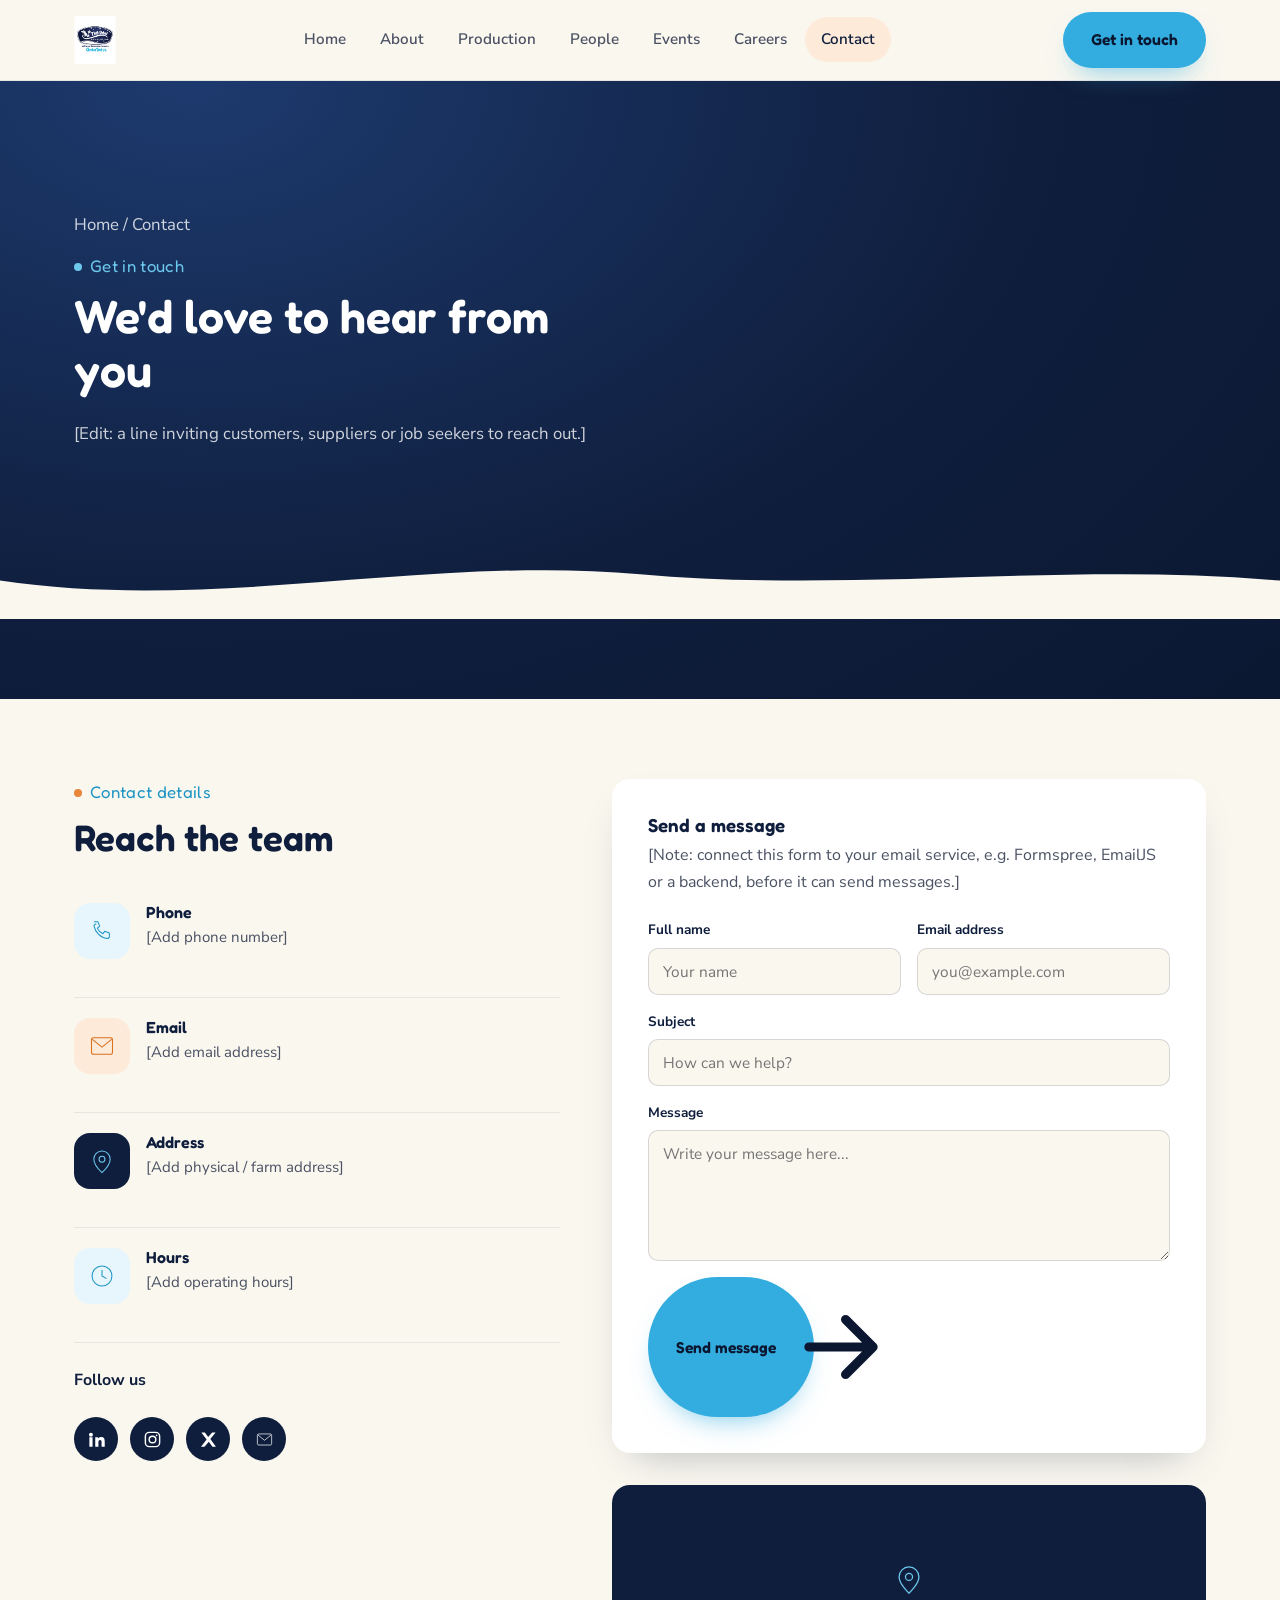
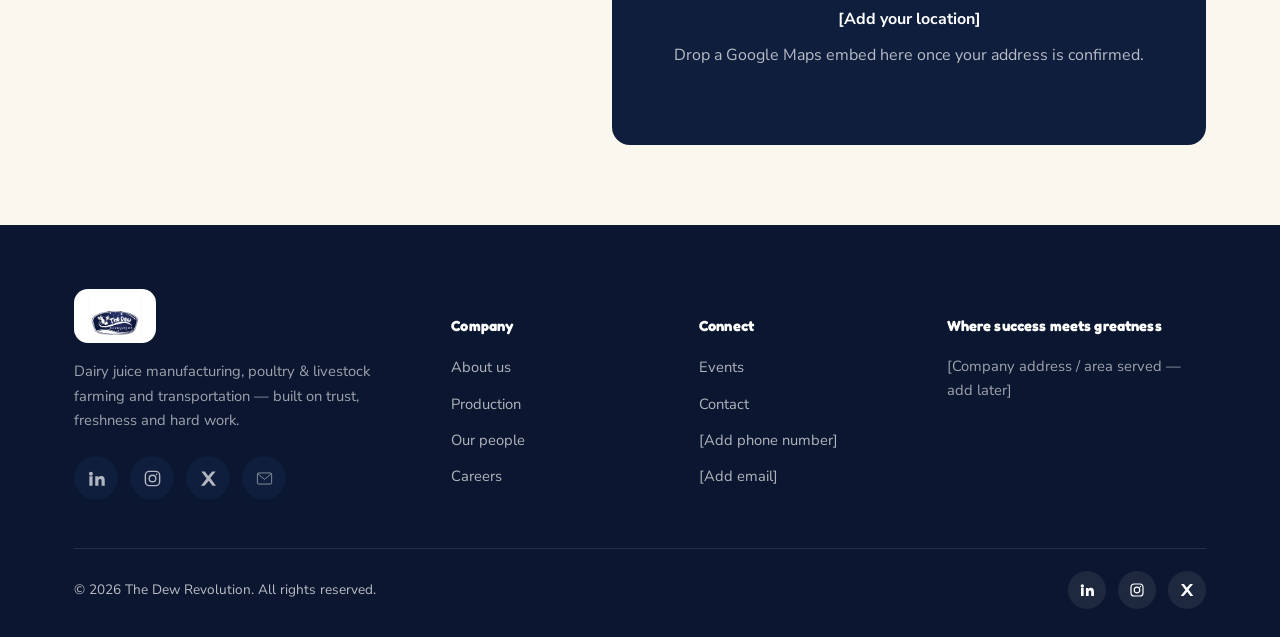
<file: contact.html>
<!DOCTYPE html>
<html lang="en">
<head>
<meta charset="UTF-8">
<meta name="viewport" content="width=device-width, initial-scale=1.0">
<title>Contact · The Dew Revolution</title>
<meta name="description" content="Contact The Dew Revolution — phone, email, address and social media.">
<link rel="icon" href="assets/img/logo-badge.png" type="image/png">
<link rel="preconnect" href="https://fonts.googleapis.com">
<link rel="stylesheet" href="css/style.css">
</head>
<body>
  <header class="site-header">
    <div class="container nav-row">
      <a href="index.html" class="brand">
        <img src="assets/img/logo-lockup.png" alt="The Dew Revolution logo">
      </a>
      <nav class="main-nav" id="main-nav" aria-label="Primary">
        <ul>
          <li><a href="index.html">Home</a></li>
<li><a href="about.html">About</a></li>
<li><a href="production.html">Production</a></li>
<li><a href="people.html">People</a></li>
<li><a href="events.html">Events</a></li>
<li><a href="careers.html">Careers</a></li>
<li><a href="contact.html" class="active">Contact</a></li>

        </ul>
      </nav>
      <div class="nav-cta">
        <a href="contact.html" class="btn btn-primary">Get in touch</a>
        <button class="nav-toggle" aria-label="Toggle menu" aria-expanded="false" aria-controls="main-nav">
          <svg viewBox="0 0 24 24" fill="none" stroke="currentColor" stroke-width="2" stroke-linecap="round"><path d="M3 6h18M3 12h18M3 18h18"/></svg>
        </button>
      </div>
    </div>
  </header>


  <section class="page-banner">
    <div class="dew-dots"><i></i><i></i><i></i><i></i></div>
    <div class="container page-banner-inner">
      <p class="breadcrumb"><a href="index.html">Home</a> / Contact</p>
      <p class="eyebrow">Get in touch</p>
      <h1>We'd love to hear from you</h1>
      <p>[Edit: a line inviting customers, suppliers or job seekers to reach out.]</p>
    </div>
    <span class="wave-divider"><svg viewBox="0 0 1440 100" preserveAspectRatio="none"><path d="M0,40 C 240,90 480,0 720,30 C 960,60 1200,10 1440,40 L1440,100 L0,100 Z" fill="var(--cream-50)"></path></svg></span>
  </section>

  <section>
    <div class="container contact-grid">
      <div class="contact-info">
        <div class="section-head" style="margin-bottom:24px;">
          <p class="eyebrow">Contact details</p>
          <h2>Reach the team</h2>
        </div>

        <div class="contact-card">
          <div class="icon-badge sky"><svg viewBox="0 0 48 48" fill="none" xmlns="http://www.w3.org/2000/svg"><path d="M11 8h6l3 8-4 3c1.8 4.4 5.2 7.8 9.6 9.6l3-4 8 3v6c0 2-1.6 3.4-3.6 3.2C21.6 35.6 12.4 26.4 10.4 15.6 10.2 13.6 11.6 12 13.6 12" stroke="currentColor" stroke-width="1.8" stroke-linejoin="round" stroke-linecap="round"/></svg></div>
          <div>
            <h4>Phone</h4>
            <p><a href="tel:+000000000">[Add phone number]</a></p>
          </div>
        </div>
        <div class="contact-card">
          <div class="icon-badge amber"><svg viewBox="0 0 48 48" fill="none" xmlns="http://www.w3.org/2000/svg"><rect x="6" y="10" width="36" height="28" rx="3.5" stroke="currentColor" stroke-width="1.8"/><path d="M8 13l16 13L40 13" stroke="currentColor" stroke-width="1.8" stroke-linecap="round" stroke-linejoin="round"/></svg></div>
          <div>
            <h4>Email</h4>
            <p><a href="mailto:info@thedewrevolution.com">[Add email address]</a></p>
          </div>
        </div>
        <div class="contact-card">
          <div class="icon-badge navy"><svg viewBox="0 0 48 48" fill="none" xmlns="http://www.w3.org/2000/svg"><path d="M24 44s14-13 14-23a14 14 0 1 0-28 0c0 10 14 23 14 23Z" stroke="currentColor" stroke-width="1.8" stroke-linejoin="round"/><circle cx="24" cy="21" r="5" stroke="currentColor" stroke-width="1.8"/></svg></div>
          <div>
            <h4>Address</h4>
            <p>[Add physical / farm address]</p>
          </div>
        </div>
        <div class="contact-card">
          <div class="icon-badge sky"><svg viewBox="0 0 48 48" fill="none" xmlns="http://www.w3.org/2000/svg"><circle cx="24" cy="24" r="17" stroke="currentColor" stroke-width="1.8"/><path d="M24 14v10l7 4" stroke="currentColor" stroke-width="1.8" stroke-linecap="round" stroke-linejoin="round"/></svg></div>
          <div>
            <h4>Hours</h4>
            <p>[Add operating hours]</p>
          </div>
        </div>

        <p style="margin-top:24px; font-weight:700; color:var(--navy-900);">Follow us</p>
        <div class="social-row">
          <a href="#" class="social-btn" aria-label="LinkedIn"><svg viewBox="0 0 24 24" fill="currentColor"><path d="M4.98 3.5a2.5 2.5 0 1 1 0 5 2.5 2.5 0 0 1 0-5ZM3 9h4v12H3V9Zm7 0h3.8v1.7h.05c.53-1 1.83-2 3.77-2 4.03 0 4.78 2.6 4.78 6V21h-4v-5.4c0-1.3-.02-3-1.85-3-1.85 0-2.13 1.4-2.13 2.9V21h-4V9Z"/></svg></a>
          <a href="#" class="social-btn" aria-label="Instagram"><svg viewBox="0 0 24 24" fill="none" stroke="currentColor" stroke-width="1.8"><rect x="3" y="3" width="18" height="18" rx="5"/><circle cx="12" cy="12" r="4.2"/><circle cx="17.2" cy="6.8" r="1" fill="currentColor" stroke="none"/></svg></a>
          <a href="#" class="social-btn" aria-label="X (Twitter)"><svg viewBox="0 0 24 24" fill="currentColor"><path d="M3 3h4.4l4.2 5.8L16.6 3H21l-6.7 8.4L21.4 21H17l-4.6-6.3L6.9 21H2.5l7.1-8.9L3 3Z"/></svg></a>
          <a href="mailto:info@thedewrevolution.com" class="social-btn" aria-label="Email"><svg viewBox="0 0 48 48" fill="none" xmlns="http://www.w3.org/2000/svg"><rect x="6" y="10" width="36" height="28" rx="3.5" stroke="currentColor" stroke-width="1.8"/><path d="M8 13l16 13L40 13" stroke="currentColor" stroke-width="1.8" stroke-linecap="round" stroke-linejoin="round"/></svg></a>
        </div>
      </div>

      <div class="contact-form">
        <div class="form-card">
          <h3 style="margin-bottom:6px;">Send a message</h3>
          <p style="margin-bottom:24px;">[Note: connect this form to your email service, e.g. Formspree, EmailJS or a backend, before it can send messages.]</p>
          <form action="#" method="POST">
            <div class="form-row">
              <div class="field">
                <label for="name">Full name</label>
                <input id="name" name="name" type="text" placeholder="Your name" required>
              </div>
              <div class="field">
                <label for="email">Email address</label>
                <input id="email" name="email" type="email" placeholder="you@example.com" required>
              </div>
            </div>
            <div class="form-row">
              <div class="field full">
                <label for="subject">Subject</label>
                <input id="subject" name="subject" type="text" placeholder="How can we help?">
              </div>
            </div>
            <div class="form-row">
              <div class="field full">
                <label for="message">Message</label>
                <textarea id="message" name="message" rows="5" placeholder="Write your message here..." required></textarea>
              </div>
            </div>
            <button type="submit" class="btn btn-primary">Send message <svg viewBox="0 0 24 24" fill="none" stroke="currentColor" stroke-width="2" stroke-linecap="round" stroke-linejoin="round"><path d="M5 12h14M13 6l6 6-6 6"/></svg></button>
          </form>
        </div>

        <div class="map-box">
          <svg viewBox="0 0 48 48" fill="none" xmlns="http://www.w3.org/2000/svg"><path d="M24 44s14-13 14-23a14 14 0 1 0-28 0c0 10 14 23 14 23Z" stroke="currentColor" stroke-width="1.8" stroke-linejoin="round"/><circle cx="24" cy="21" r="5" stroke="currentColor" stroke-width="1.8"/></svg>
          <strong>[Add your location]</strong>
          <span>Drop a Google Maps embed here once your address is confirmed.</span>
        </div>
      </div>
    </div>
  </section>

  <footer class="site-footer">
    <div class="container">
      <div class="footer-grid">
        <div class="footer-col">
          <div class="footer-brand-chip"><img src="assets/img/logo-badge.png" alt="The Dew Revolution"></div>
          <p>Dairy juice manufacturing, poultry &amp; livestock farming and transportation &mdash; built on trust, freshness and hard work.</p>
          <div class="social-row">
            <a href="#" class="social-btn" aria-label="LinkedIn"><svg viewBox="0 0 24 24" fill="currentColor"><path d="M4.98 3.5a2.5 2.5 0 1 1 0 5 2.5 2.5 0 0 1 0-5ZM3 9h4v12H3V9Zm7 0h3.8v1.7h.05c.53-1 1.83-2 3.77-2 4.03 0 4.78 2.6 4.78 6V21h-4v-5.4c0-1.3-.02-3-1.85-3-1.85 0-2.13 1.4-2.13 2.9V21h-4V9Z"/></svg></a>
            <a href="#" class="social-btn" aria-label="Instagram"><svg viewBox="0 0 24 24" fill="none" stroke="currentColor" stroke-width="1.8"><rect x="3" y="3" width="18" height="18" rx="5"/><circle cx="12" cy="12" r="4.2"/><circle cx="17.2" cy="6.8" r="1" fill="currentColor" stroke="none"/></svg></a>
            <a href="#" class="social-btn" aria-label="X (Twitter)"><svg viewBox="0 0 24 24" fill="currentColor"><path d="M3 3h4.4l4.2 5.8L16.6 3H21l-6.7 8.4L21.4 21H17l-4.6-6.3L6.9 21H2.5l7.1-8.9L3 3Z"/></svg></a>
            <a href="mailto:info@thedewrevolution.com" class="social-btn" aria-label="Email"><svg viewBox="0 0 48 48" fill="none" xmlns="http://www.w3.org/2000/svg"><rect x="6" y="10" width="36" height="28" rx="3.5" stroke="currentColor" stroke-width="1.8"/><path d="M8 13l16 13L40 13" stroke="currentColor" stroke-width="1.8" stroke-linecap="round" stroke-linejoin="round"/></svg></a>
          </div>
        </div>
        <div class="footer-col">
          <h5>Company</h5>
          <ul>
            <li><a href="about.html">About us</a></li>
            <li><a href="production.html">Production</a></li>
            <li><a href="people.html">Our people</a></li>
            <li><a href="careers.html">Careers</a></li>
          </ul>
        </div>
        <div class="footer-col">
          <h5>Connect</h5>
          <ul>
            <li><a href="events.html">Events</a></li>
            <li><a href="contact.html">Contact</a></li>
            <li><a href="tel:+000000000">[Add phone number]</a></li>
            <li><a href="mailto:info@thedewrevolution.com">[Add email]</a></li>
          </ul>
        </div>
        <div class="footer-col">
          <h5>Where success meets greatness</h5>
          <p>[Company address / area served &mdash; add later]</p>
        </div>
      </div>
      <div class="footer-bottom">
        <span>&copy; <span id="year"></span> The Dew Revolution. All rights reserved.</span>
        <div class="social-row">
          <a href="#" class="social-btn" aria-label="LinkedIn"><svg viewBox="0 0 24 24" fill="currentColor"><path d="M4.98 3.5a2.5 2.5 0 1 1 0 5 2.5 2.5 0 0 1 0-5ZM3 9h4v12H3V9Zm7 0h3.8v1.7h.05c.53-1 1.83-2 3.77-2 4.03 0 4.78 2.6 4.78 6V21h-4v-5.4c0-1.3-.02-3-1.85-3-1.85 0-2.13 1.4-2.13 2.9V21h-4V9Z"/></svg></a>
          <a href="#" class="social-btn" aria-label="Instagram"><svg viewBox="0 0 24 24" fill="none" stroke="currentColor" stroke-width="1.8"><rect x="3" y="3" width="18" height="18" rx="5"/><circle cx="12" cy="12" r="4.2"/><circle cx="17.2" cy="6.8" r="1" fill="currentColor" stroke="none"/></svg></a>
          <a href="#" class="social-btn" aria-label="X (Twitter)"><svg viewBox="0 0 24 24" fill="currentColor"><path d="M3 3h4.4l4.2 5.8L16.6 3H21l-6.7 8.4L21.4 21H17l-4.6-6.3L6.9 21H2.5l7.1-8.9L3 3Z"/></svg></a>
        </div>
      </div>
    </div>
  </footer>

  <script src="js/main.js"></script>
</body>
</html>
</file>
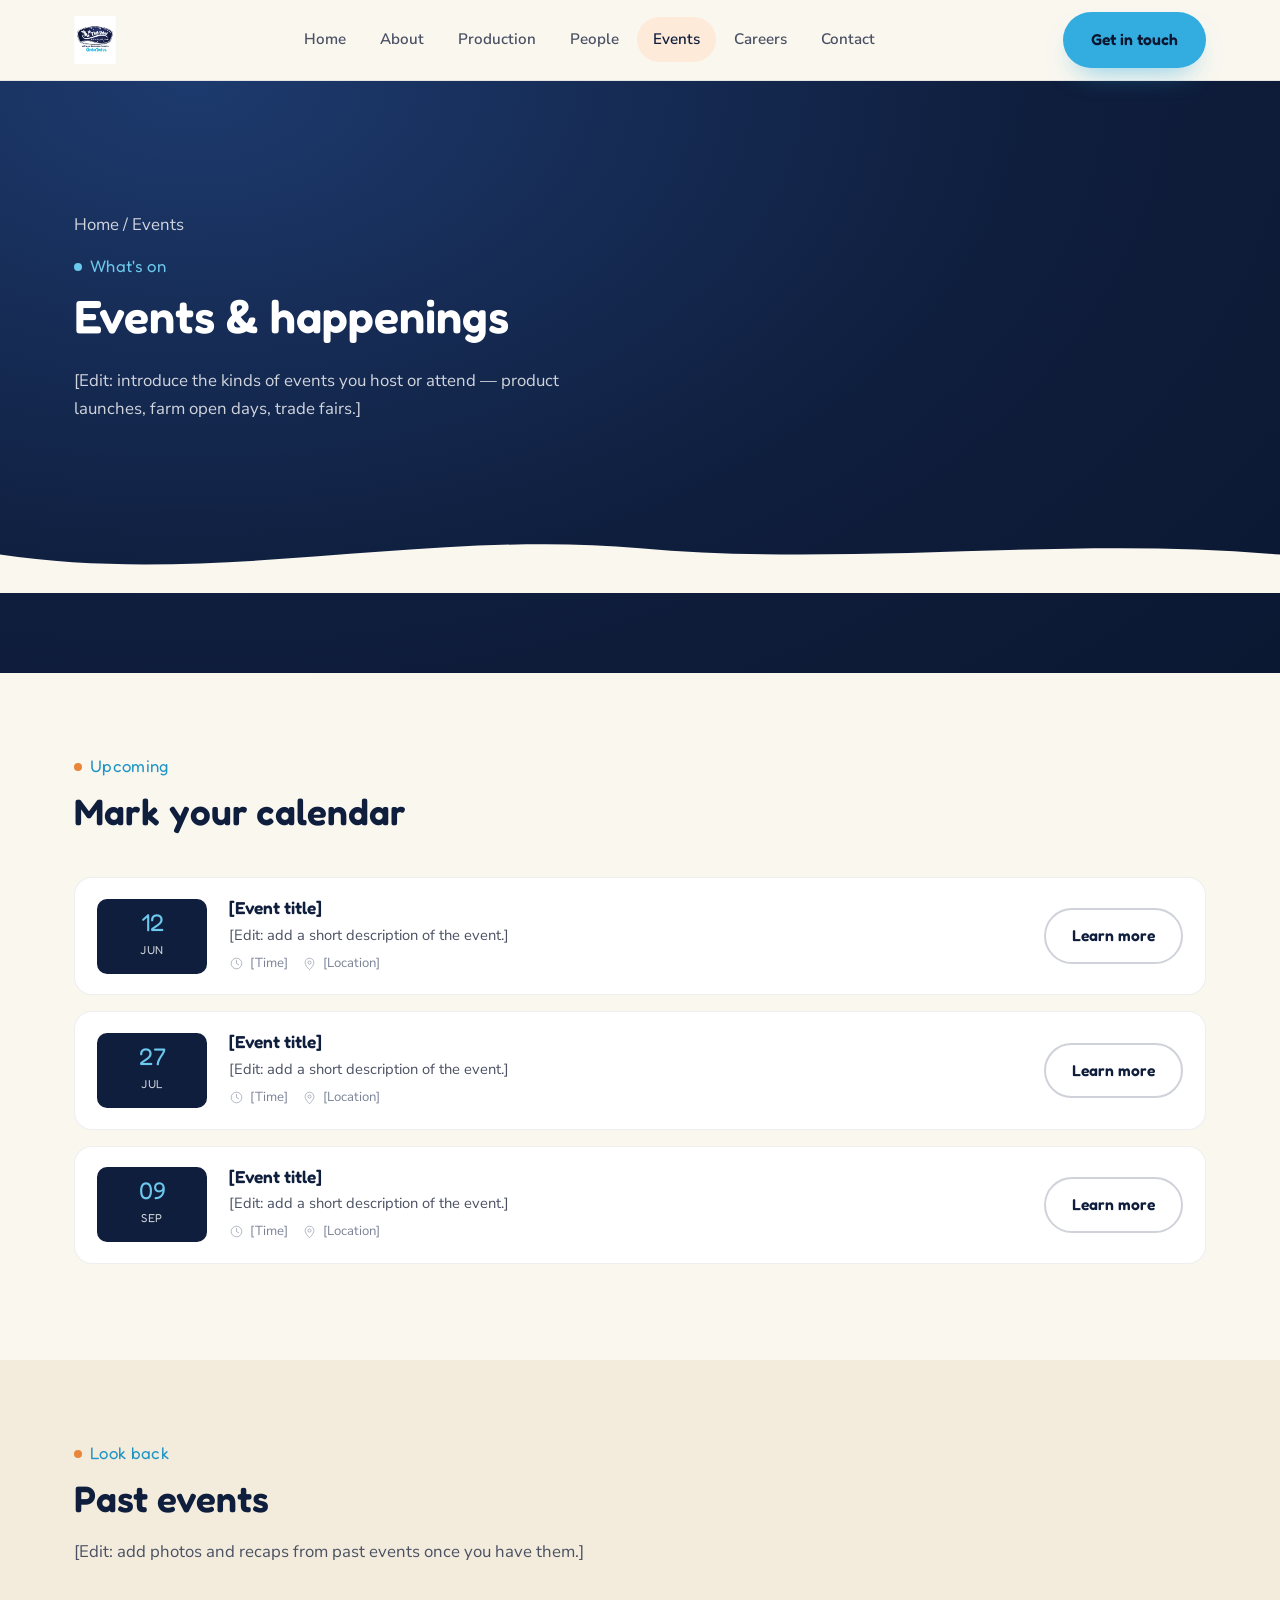
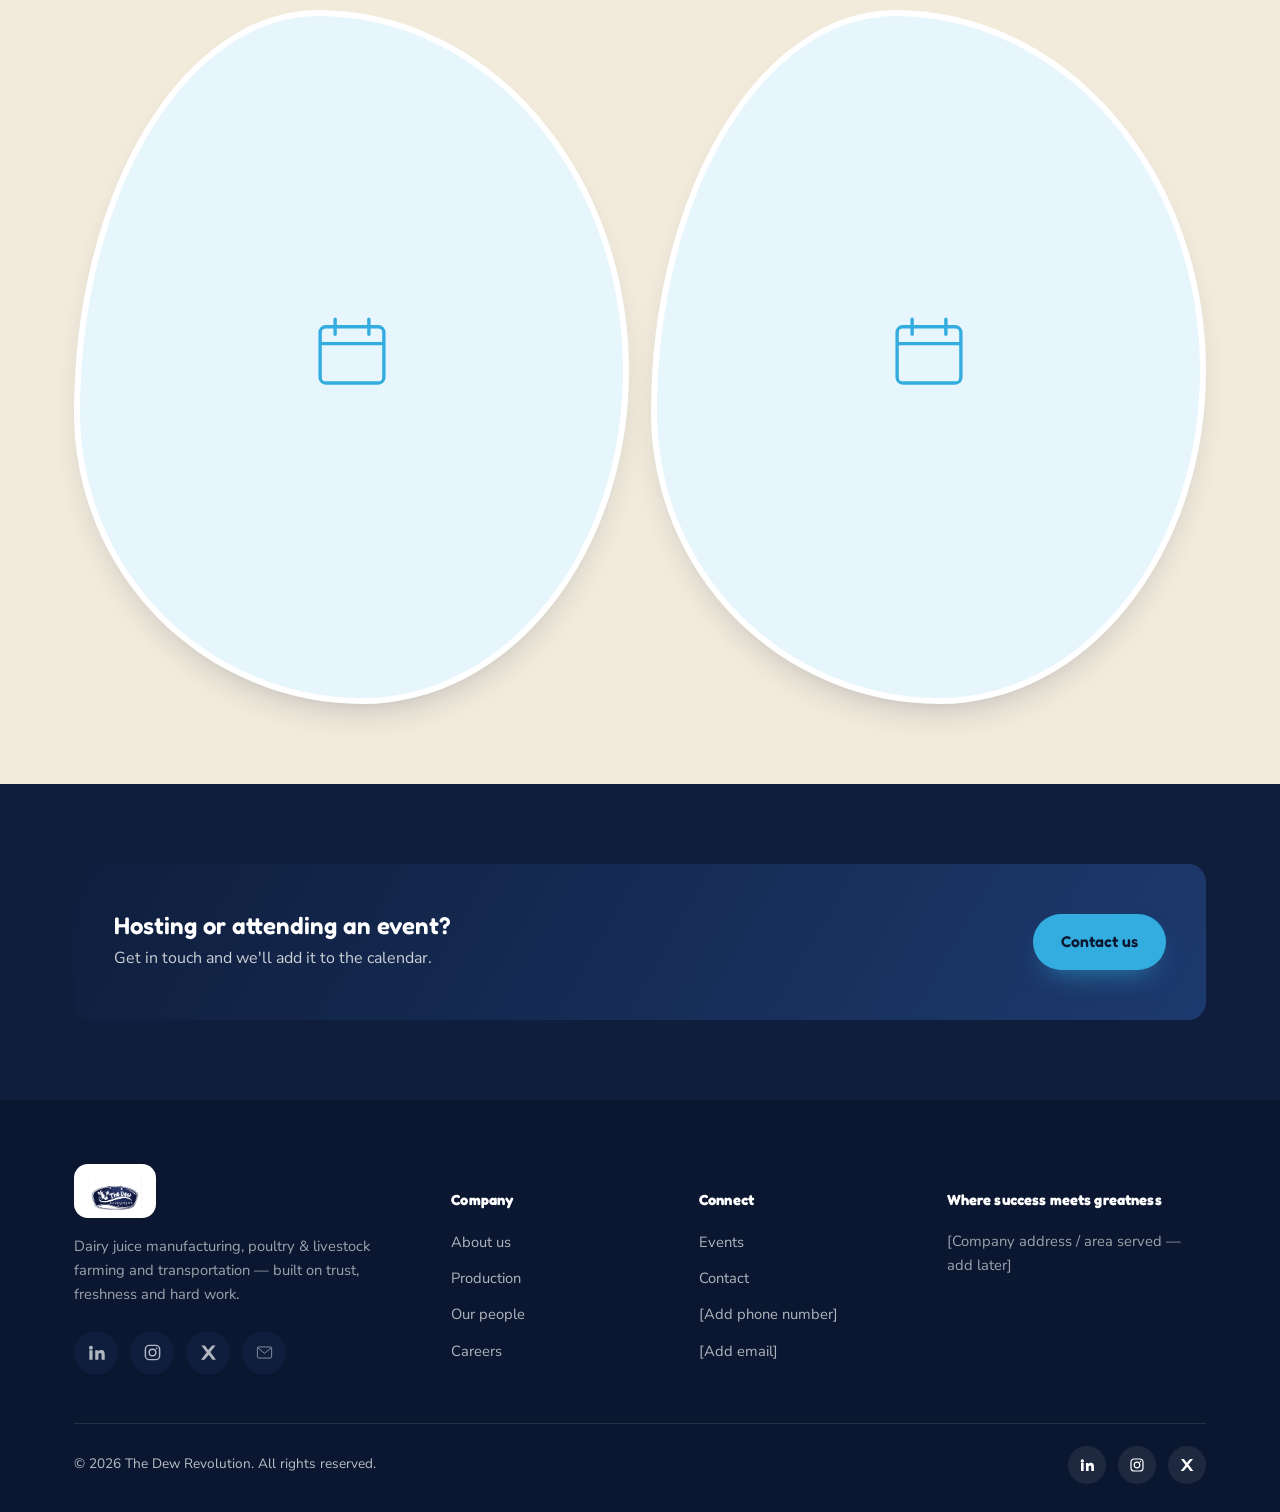
<file: events.html>
<!DOCTYPE html>
<html lang="en">
<head>
<meta charset="UTF-8">
<meta name="viewport" content="width=device-width, initial-scale=1.0">
<title>Events · The Dew Revolution</title>
<meta name="description" content="Upcoming and past events from The Dew Revolution.">
<link rel="icon" href="assets/img/logo-badge.png" type="image/png">
<link rel="preconnect" href="https://fonts.googleapis.com">
<link rel="stylesheet" href="css/style.css">
</head>
<body>
  <header class="site-header">
    <div class="container nav-row">
      <a href="index.html" class="brand">
        <img src="assets/img/logo-lockup.png" alt="The Dew Revolution logo">
      </a>
      <nav class="main-nav" id="main-nav" aria-label="Primary">
        <ul>
          <li><a href="index.html">Home</a></li>
<li><a href="about.html">About</a></li>
<li><a href="production.html">Production</a></li>
<li><a href="people.html">People</a></li>
<li><a href="events.html" class="active">Events</a></li>
<li><a href="careers.html">Careers</a></li>
<li><a href="contact.html">Contact</a></li>

        </ul>
      </nav>
      <div class="nav-cta">
        <a href="contact.html" class="btn btn-primary">Get in touch</a>
        <button class="nav-toggle" aria-label="Toggle menu" aria-expanded="false" aria-controls="main-nav">
          <svg viewBox="0 0 24 24" fill="none" stroke="currentColor" stroke-width="2" stroke-linecap="round"><path d="M3 6h18M3 12h18M3 18h18"/></svg>
        </button>
      </div>
    </div>
  </header>


  <section class="page-banner">
    <div class="dew-dots"><i></i><i></i><i></i><i></i></div>
    <div class="container page-banner-inner">
      <p class="breadcrumb"><a href="index.html">Home</a> / Events</p>
      <p class="eyebrow">What's on</p>
      <h1>Events &amp; happenings</h1>
      <p>[Edit: introduce the kinds of events you host or attend &mdash; product launches, farm open days, trade fairs.]</p>
    </div>
    <span class="wave-divider"><svg viewBox="0 0 1440 100" preserveAspectRatio="none"><path d="M0,40 C 240,90 480,0 720,30 C 960,60 1200,10 1440,40 L1440,100 L0,100 Z" fill="var(--cream-50)"></path></svg></span>
  </section>

  <section>
    <div class="container">
      <div class="section-head">
        <p class="eyebrow">Upcoming</p>
        <h2>Mark your calendar</h2>
      </div>
      <div class="event-card">
        <div class="event-date"><span class="day">12</span><span class="mon">JUN</span></div>
        <div>
          <h4>[Event title]</h4>
          <p>[Edit: add a short description of the event.]</p>
          <div class="event-meta">
            <span><svg viewBox="0 0 48 48" fill="none" xmlns="http://www.w3.org/2000/svg"><circle cx="24" cy="24" r="17" stroke="currentColor" stroke-width="1.8"/><path d="M24 14v10l7 4" stroke="currentColor" stroke-width="1.8" stroke-linecap="round" stroke-linejoin="round"/></svg> [Time]</span>
            <span><svg viewBox="0 0 48 48" fill="none" xmlns="http://www.w3.org/2000/svg"><path d="M24 44s14-13 14-23a14 14 0 1 0-28 0c0 10 14 23 14 23Z" stroke="currentColor" stroke-width="1.8" stroke-linejoin="round"/><circle cx="24" cy="21" r="5" stroke="currentColor" stroke-width="1.8"/></svg> [Location]</span>
          </div>
        </div>
        <a href="contact.html" class="btn btn-outline" style="border-color:rgba(15,30,61,.2); color:var(--navy-900);">Learn more</a>
      </div>
      <div class="event-card">
        <div class="event-date"><span class="day">27</span><span class="mon">JUL</span></div>
        <div>
          <h4>[Event title]</h4>
          <p>[Edit: add a short description of the event.]</p>
          <div class="event-meta">
            <span><svg viewBox="0 0 48 48" fill="none" xmlns="http://www.w3.org/2000/svg"><circle cx="24" cy="24" r="17" stroke="currentColor" stroke-width="1.8"/><path d="M24 14v10l7 4" stroke="currentColor" stroke-width="1.8" stroke-linecap="round" stroke-linejoin="round"/></svg> [Time]</span>
            <span><svg viewBox="0 0 48 48" fill="none" xmlns="http://www.w3.org/2000/svg"><path d="M24 44s14-13 14-23a14 14 0 1 0-28 0c0 10 14 23 14 23Z" stroke="currentColor" stroke-width="1.8" stroke-linejoin="round"/><circle cx="24" cy="21" r="5" stroke="currentColor" stroke-width="1.8"/></svg> [Location]</span>
          </div>
        </div>
        <a href="contact.html" class="btn btn-outline" style="border-color:rgba(15,30,61,.2); color:var(--navy-900);">Learn more</a>
      </div>
      <div class="event-card">
        <div class="event-date"><span class="day">09</span><span class="mon">SEP</span></div>
        <div>
          <h4>[Event title]</h4>
          <p>[Edit: add a short description of the event.]</p>
          <div class="event-meta">
            <span><svg viewBox="0 0 48 48" fill="none" xmlns="http://www.w3.org/2000/svg"><circle cx="24" cy="24" r="17" stroke="currentColor" stroke-width="1.8"/><path d="M24 14v10l7 4" stroke="currentColor" stroke-width="1.8" stroke-linecap="round" stroke-linejoin="round"/></svg> [Time]</span>
            <span><svg viewBox="0 0 48 48" fill="none" xmlns="http://www.w3.org/2000/svg"><path d="M24 44s14-13 14-23a14 14 0 1 0-28 0c0 10 14 23 14 23Z" stroke="currentColor" stroke-width="1.8" stroke-linejoin="round"/><circle cx="24" cy="21" r="5" stroke="currentColor" stroke-width="1.8"/></svg> [Location]</span>
          </div>
        </div>
        <a href="contact.html" class="btn btn-outline" style="border-color:rgba(15,30,61,.2); color:var(--navy-900);">Learn more</a>
      </div>
    </div>
  </section>

  <section class="section-alt">
    <div class="container">
      <div class="section-head">
        <p class="eyebrow">Look back</p>
        <h2>Past events</h2>
        <p>[Edit: add photos and recaps from past events once you have them.]</p>
      </div>
      <div class="product-shots">
        <div class="badge-frame" style="background:var(--sky-100); display:flex; align-items:center; justify-content:center; color:var(--sky-500);">
          <div style="width:90px;"><svg viewBox="0 0 48 48" fill="none" xmlns="http://www.w3.org/2000/svg"><rect x="7" y="10" width="34" height="30" rx="3" stroke="currentColor" stroke-width="1.8"/><path d="M7 19h34" stroke="currentColor" stroke-width="1.8"/><path d="M15 6v8M33 6v8" stroke="currentColor" stroke-width="1.8" stroke-linecap="round"/></svg></div>
        </div>
        <div class="badge-frame" style="background:var(--sky-100); display:flex; align-items:center; justify-content:center; color:var(--sky-500);">
          <div style="width:90px;"><svg viewBox="0 0 48 48" fill="none" xmlns="http://www.w3.org/2000/svg"><rect x="7" y="10" width="34" height="30" rx="3" stroke="currentColor" stroke-width="1.8"/><path d="M7 19h34" stroke="currentColor" stroke-width="1.8"/><path d="M15 6v8M33 6v8" stroke="currentColor" stroke-width="1.8" stroke-linecap="round"/></svg></div>
        </div>
      </div>
    </div>
  </section>

  <section class="section-navy">
    <div class="container">
      <div class="cta-band">
        <div>
          <h3>Hosting or attending an event?</h3>
          <p>Get in touch and we'll add it to the calendar.</p>
        </div>
        <a href="contact.html" class="btn btn-primary">Contact us</a>
      </div>
    </div>
  </section>

  <footer class="site-footer">
    <div class="container">
      <div class="footer-grid">
        <div class="footer-col">
          <div class="footer-brand-chip"><img src="assets/img/logo-badge.png" alt="The Dew Revolution"></div>
          <p>Dairy juice manufacturing, poultry &amp; livestock farming and transportation &mdash; built on trust, freshness and hard work.</p>
          <div class="social-row">
            <a href="#" class="social-btn" aria-label="LinkedIn"><svg viewBox="0 0 24 24" fill="currentColor"><path d="M4.98 3.5a2.5 2.5 0 1 1 0 5 2.5 2.5 0 0 1 0-5ZM3 9h4v12H3V9Zm7 0h3.8v1.7h.05c.53-1 1.83-2 3.77-2 4.03 0 4.78 2.6 4.78 6V21h-4v-5.4c0-1.3-.02-3-1.85-3-1.85 0-2.13 1.4-2.13 2.9V21h-4V9Z"/></svg></a>
            <a href="#" class="social-btn" aria-label="Instagram"><svg viewBox="0 0 24 24" fill="none" stroke="currentColor" stroke-width="1.8"><rect x="3" y="3" width="18" height="18" rx="5"/><circle cx="12" cy="12" r="4.2"/><circle cx="17.2" cy="6.8" r="1" fill="currentColor" stroke="none"/></svg></a>
            <a href="#" class="social-btn" aria-label="X (Twitter)"><svg viewBox="0 0 24 24" fill="currentColor"><path d="M3 3h4.4l4.2 5.8L16.6 3H21l-6.7 8.4L21.4 21H17l-4.6-6.3L6.9 21H2.5l7.1-8.9L3 3Z"/></svg></a>
            <a href="mailto:info@thedewrevolution.com" class="social-btn" aria-label="Email"><svg viewBox="0 0 48 48" fill="none" xmlns="http://www.w3.org/2000/svg"><rect x="6" y="10" width="36" height="28" rx="3.5" stroke="currentColor" stroke-width="1.8"/><path d="M8 13l16 13L40 13" stroke="currentColor" stroke-width="1.8" stroke-linecap="round" stroke-linejoin="round"/></svg></a>
          </div>
        </div>
        <div class="footer-col">
          <h5>Company</h5>
          <ul>
            <li><a href="about.html">About us</a></li>
            <li><a href="production.html">Production</a></li>
            <li><a href="people.html">Our people</a></li>
            <li><a href="careers.html">Careers</a></li>
          </ul>
        </div>
        <div class="footer-col">
          <h5>Connect</h5>
          <ul>
            <li><a href="events.html">Events</a></li>
            <li><a href="contact.html">Contact</a></li>
            <li><a href="tel:+000000000">[Add phone number]</a></li>
            <li><a href="mailto:info@thedewrevolution.com">[Add email]</a></li>
          </ul>
        </div>
        <div class="footer-col">
          <h5>Where success meets greatness</h5>
          <p>[Company address / area served &mdash; add later]</p>
        </div>
      </div>
      <div class="footer-bottom">
        <span>&copy; <span id="year"></span> The Dew Revolution. All rights reserved.</span>
        <div class="social-row">
          <a href="#" class="social-btn" aria-label="LinkedIn"><svg viewBox="0 0 24 24" fill="currentColor"><path d="M4.98 3.5a2.5 2.5 0 1 1 0 5 2.5 2.5 0 0 1 0-5ZM3 9h4v12H3V9Zm7 0h3.8v1.7h.05c.53-1 1.83-2 3.77-2 4.03 0 4.78 2.6 4.78 6V21h-4v-5.4c0-1.3-.02-3-1.85-3-1.85 0-2.13 1.4-2.13 2.9V21h-4V9Z"/></svg></a>
          <a href="#" class="social-btn" aria-label="Instagram"><svg viewBox="0 0 24 24" fill="none" stroke="currentColor" stroke-width="1.8"><rect x="3" y="3" width="18" height="18" rx="5"/><circle cx="12" cy="12" r="4.2"/><circle cx="17.2" cy="6.8" r="1" fill="currentColor" stroke="none"/></svg></a>
          <a href="#" class="social-btn" aria-label="X (Twitter)"><svg viewBox="0 0 24 24" fill="currentColor"><path d="M3 3h4.4l4.2 5.8L16.6 3H21l-6.7 8.4L21.4 21H17l-4.6-6.3L6.9 21H2.5l7.1-8.9L3 3Z"/></svg></a>
        </div>
      </div>
    </div>
  </footer>

  <script src="js/main.js"></script>
</body>
</html>
</file>
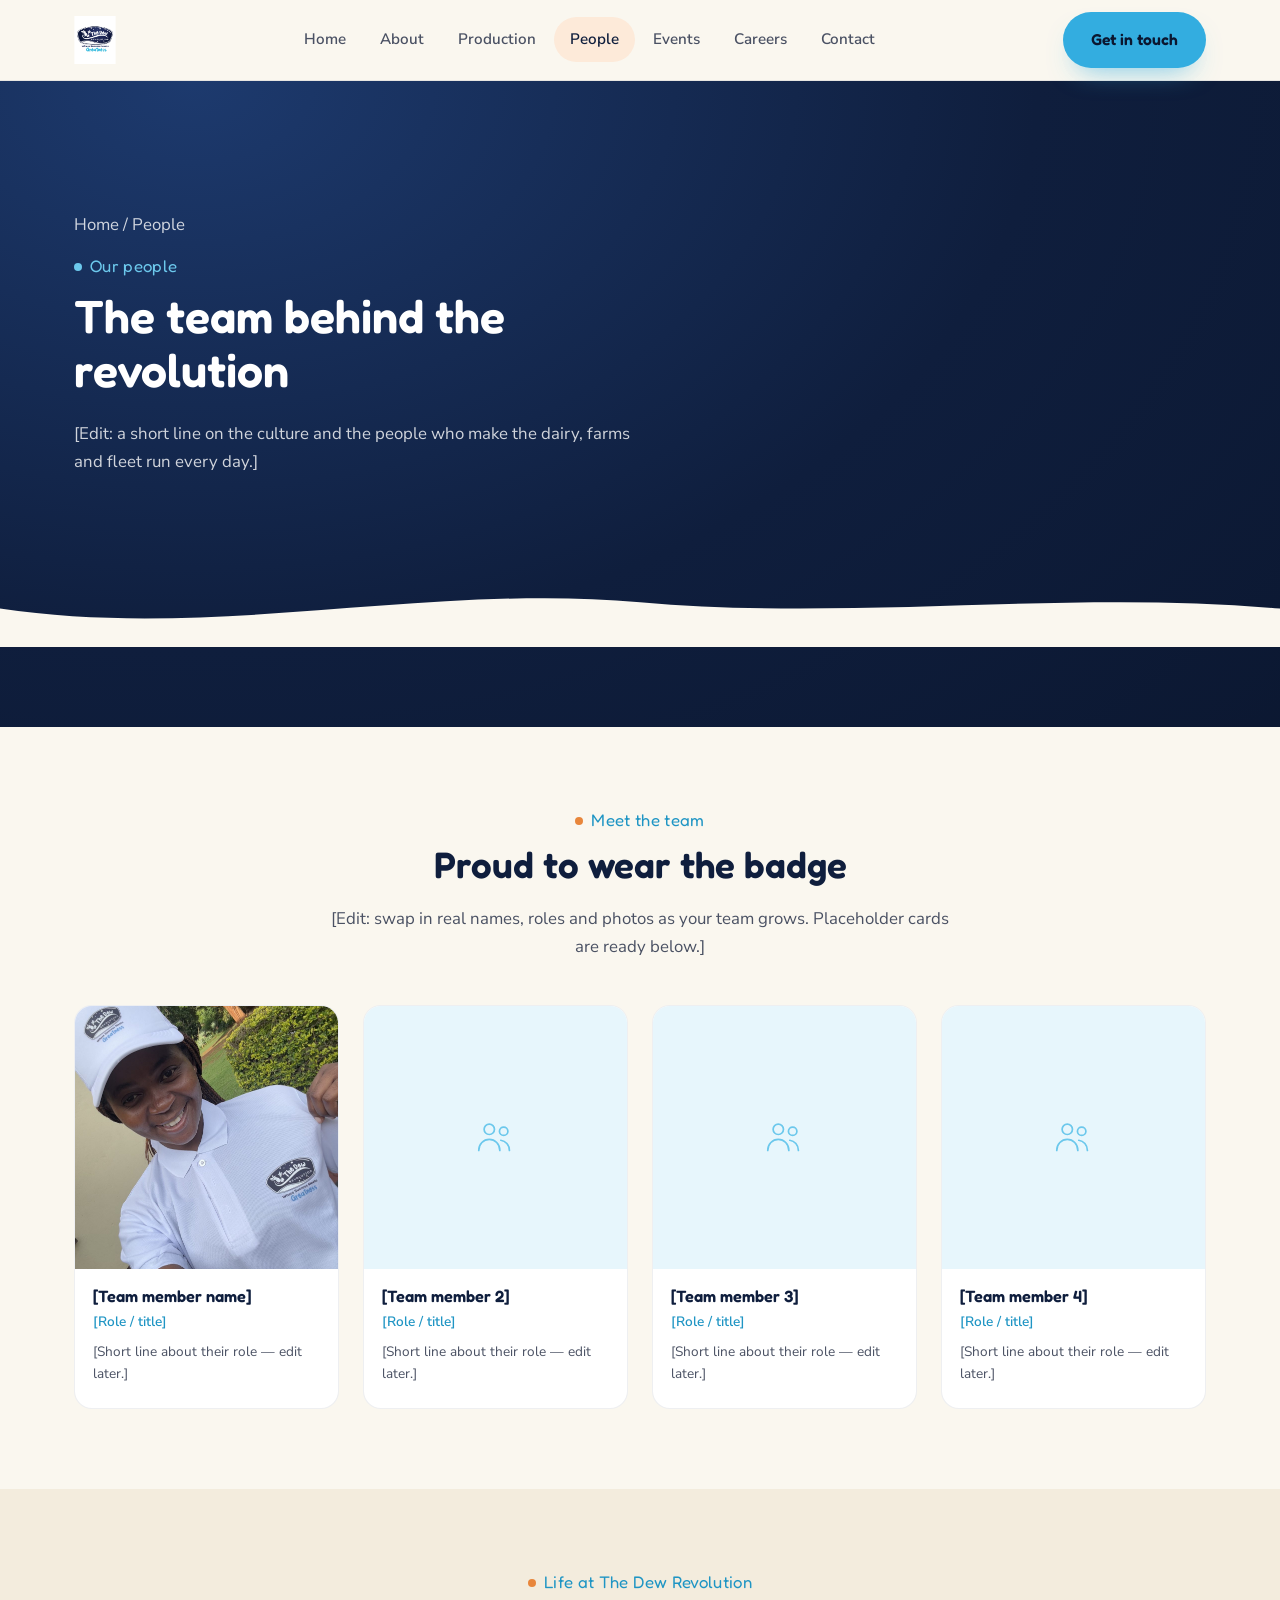
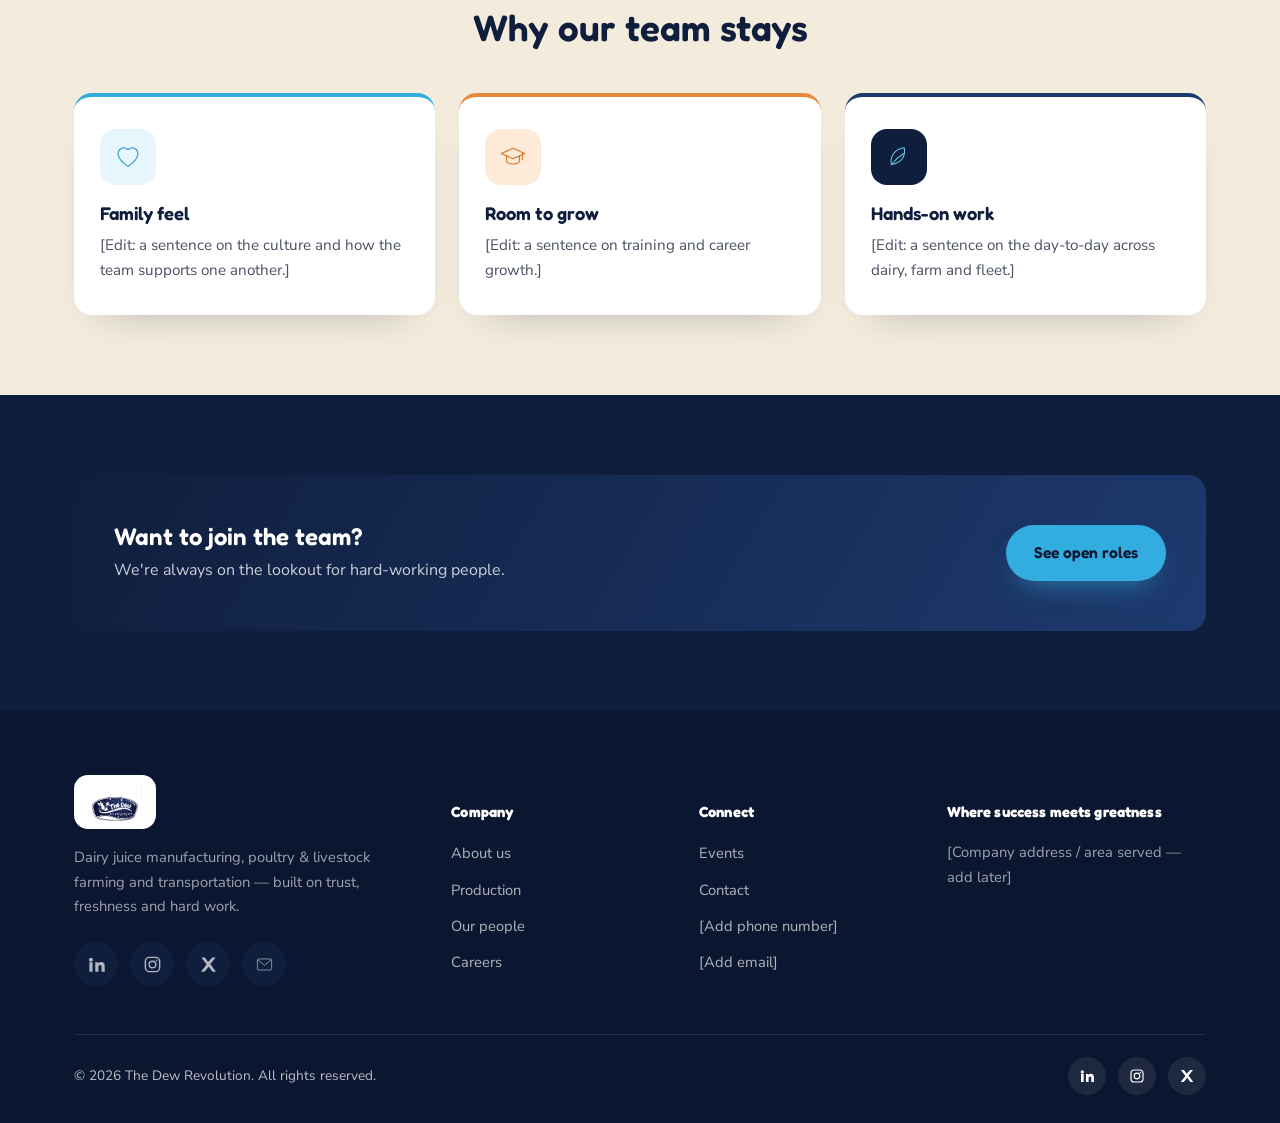
<file: people.html>
<!DOCTYPE html>
<html lang="en">
<head>
<meta charset="UTF-8">
<meta name="viewport" content="width=device-width, initial-scale=1.0">
<title>Our People · The Dew Revolution</title>
<meta name="description" content="Meet the team behind The Dew Revolution's dairy juice, farming and transportation operations.">
<link rel="icon" href="assets/img/logo-badge.png" type="image/png">
<link rel="preconnect" href="https://fonts.googleapis.com">
<link rel="stylesheet" href="css/style.css">
</head>
<body>
  <header class="site-header">
    <div class="container nav-row">
      <a href="index.html" class="brand">
        <img src="assets/img/logo-lockup.png" alt="The Dew Revolution logo">
      </a>
      <nav class="main-nav" id="main-nav" aria-label="Primary">
        <ul>
          <li><a href="index.html">Home</a></li>
<li><a href="about.html">About</a></li>
<li><a href="production.html">Production</a></li>
<li><a href="people.html" class="active">People</a></li>
<li><a href="events.html">Events</a></li>
<li><a href="careers.html">Careers</a></li>
<li><a href="contact.html">Contact</a></li>

        </ul>
      </nav>
      <div class="nav-cta">
        <a href="contact.html" class="btn btn-primary">Get in touch</a>
        <button class="nav-toggle" aria-label="Toggle menu" aria-expanded="false" aria-controls="main-nav">
          <svg viewBox="0 0 24 24" fill="none" stroke="currentColor" stroke-width="2" stroke-linecap="round"><path d="M3 6h18M3 12h18M3 18h18"/></svg>
        </button>
      </div>
    </div>
  </header>


  <section class="page-banner">
    <div class="dew-dots"><i></i><i></i><i></i><i></i></div>
    <div class="container page-banner-inner">
      <p class="breadcrumb"><a href="index.html">Home</a> / People</p>
      <p class="eyebrow">Our people</p>
      <h1>The team behind the revolution</h1>
      <p>[Edit: a short line on the culture and the people who make the dairy, farms and fleet run every day.]</p>
    </div>
    <span class="wave-divider"><svg viewBox="0 0 1440 100" preserveAspectRatio="none"><path d="M0,40 C 240,90 480,0 720,30 C 960,60 1200,10 1440,40 L1440,100 L0,100 Z" fill="var(--cream-50)"></path></svg></span>
  </section>

  <section>
    <div class="container">
      <div class="section-head center">
        <p class="eyebrow" style="justify-content:center">Meet the team</p>
        <h2>Proud to wear the badge</h2>
        <p>[Edit: swap in real names, roles and photos as your team grows. Placeholder cards are ready below.]</p>
      </div>
      <div class="team-grid">
        <div class="team-card">
          <div class="team-photo">
            <img src="assets/img/team-member.jpg" alt="A Dew Revolution team member wearing branded workwear">
          </div>
          <div class="team-info">
            <h4>[Team member name]</h4>
            <span>[Role / title]</span>
            <p>[Short line about their role &mdash; edit later.]</p>
          </div>
        </div>
        <div class="team-card">
          <div class="team-photo placeholder"><svg viewBox="0 0 48 48" fill="none" xmlns="http://www.w3.org/2000/svg"><circle cx="17" cy="16" r="5.4" stroke="currentColor" stroke-width="1.8"/><circle cx="32" cy="18" r="4.4" stroke="currentColor" stroke-width="1.8"/><path d="M6 38c0-6.6 5-11.6 11-11.6S28 31.4 28 38" stroke="currentColor" stroke-width="1.8" stroke-linecap="round"/><path d="M29 27.4c5 .6 9 5 9 10.6" stroke="currentColor" stroke-width="1.8" stroke-linecap="round"/></svg></div>
          <div class="team-info">
            <h4>[Team member 2]</h4>
            <span>[Role / title]</span>
            <p>[Short line about their role &mdash; edit later.]</p>
          </div>
        </div>
        <div class="team-card">
          <div class="team-photo placeholder"><svg viewBox="0 0 48 48" fill="none" xmlns="http://www.w3.org/2000/svg"><circle cx="17" cy="16" r="5.4" stroke="currentColor" stroke-width="1.8"/><circle cx="32" cy="18" r="4.4" stroke="currentColor" stroke-width="1.8"/><path d="M6 38c0-6.6 5-11.6 11-11.6S28 31.4 28 38" stroke="currentColor" stroke-width="1.8" stroke-linecap="round"/><path d="M29 27.4c5 .6 9 5 9 10.6" stroke="currentColor" stroke-width="1.8" stroke-linecap="round"/></svg></div>
          <div class="team-info">
            <h4>[Team member 3]</h4>
            <span>[Role / title]</span>
            <p>[Short line about their role &mdash; edit later.]</p>
          </div>
        </div>
        <div class="team-card">
          <div class="team-photo placeholder"><svg viewBox="0 0 48 48" fill="none" xmlns="http://www.w3.org/2000/svg"><circle cx="17" cy="16" r="5.4" stroke="currentColor" stroke-width="1.8"/><circle cx="32" cy="18" r="4.4" stroke="currentColor" stroke-width="1.8"/><path d="M6 38c0-6.6 5-11.6 11-11.6S28 31.4 28 38" stroke="currentColor" stroke-width="1.8" stroke-linecap="round"/><path d="M29 27.4c5 .6 9 5 9 10.6" stroke="currentColor" stroke-width="1.8" stroke-linecap="round"/></svg></div>
          <div class="team-info">
            <h4>[Team member 4]</h4>
            <span>[Role / title]</span>
            <p>[Short line about their role &mdash; edit later.]</p>
          </div>
        </div>
      </div>
    </div>
  </section>

  <section class="section-alt">
    <div class="container">
      <div class="section-head center">
        <p class="eyebrow" style="justify-content:center">Life at The Dew Revolution</p>
        <h2>Why our team stays</h2>
      </div>
      <div class="mvo-grid">
        <div class="mvo-card">
          <div class="icon-badge sky"><svg viewBox="0 0 48 48" fill="none" xmlns="http://www.w3.org/2000/svg"><path d="M24 40S7 29.6 7 18.4C7 12.6 11.6 8 17.2 8c3 0 5.7 1.5 6.8 4 1.1-2.5 3.8-4 6.8-4C36.4 8 41 12.6 41 18.4 41 29.6 24 40 24 40Z" stroke="currentColor" stroke-width="1.8" stroke-linejoin="round"/></svg></div>
          <h3>Family feel</h3>
          <p>[Edit: a sentence on the culture and how the team supports one another.]</p>
        </div>
        <div class="mvo-card">
          <div class="icon-badge amber"><svg viewBox="0 0 48 48" fill="none" xmlns="http://www.w3.org/2000/svg"><path d="M4 18 24 9l20 9-20 9L4 18Z" stroke="currentColor" stroke-width="1.8" stroke-linejoin="round"/><path d="M13 22v9c0 2.8 5 5 11 5s11-2.2 11-5v-9" stroke="currentColor" stroke-width="1.8"/><path d="M40 18v11" stroke="currentColor" stroke-width="1.8" stroke-linecap="round"/></svg></div>
          <h3>Room to grow</h3>
          <p>[Edit: a sentence on training and career growth.]</p>
        </div>
        <div class="mvo-card">
          <div class="icon-badge navy"><svg viewBox="0 0 48 48" fill="none" xmlns="http://www.w3.org/2000/svg"><path d="M11 37C8 24 16 10 33 8c3 15-5 26-22 29Z" stroke="currentColor" stroke-width="1.8" stroke-linejoin="round"/><path d="M12 36c6-8 12-13 20-18" stroke="currentColor" stroke-width="1.8" stroke-linecap="round"/></svg></div>
          <h3>Hands-on work</h3>
          <p>[Edit: a sentence on the day-to-day across dairy, farm and fleet.]</p>
        </div>
      </div>
    </div>
  </section>

  <section class="section-navy">
    <div class="container">
      <div class="cta-band">
        <div>
          <h3>Want to join the team?</h3>
          <p>We're always on the lookout for hard-working people.</p>
        </div>
        <a href="careers.html" class="btn btn-primary">See open roles</a>
      </div>
    </div>
  </section>

  <footer class="site-footer">
    <div class="container">
      <div class="footer-grid">
        <div class="footer-col">
          <div class="footer-brand-chip"><img src="assets/img/logo-badge.png" alt="The Dew Revolution"></div>
          <p>Dairy juice manufacturing, poultry &amp; livestock farming and transportation &mdash; built on trust, freshness and hard work.</p>
          <div class="social-row">
            <a href="#" class="social-btn" aria-label="LinkedIn"><svg viewBox="0 0 24 24" fill="currentColor"><path d="M4.98 3.5a2.5 2.5 0 1 1 0 5 2.5 2.5 0 0 1 0-5ZM3 9h4v12H3V9Zm7 0h3.8v1.7h.05c.53-1 1.83-2 3.77-2 4.03 0 4.78 2.6 4.78 6V21h-4v-5.4c0-1.3-.02-3-1.85-3-1.85 0-2.13 1.4-2.13 2.9V21h-4V9Z"/></svg></a>
            <a href="#" class="social-btn" aria-label="Instagram"><svg viewBox="0 0 24 24" fill="none" stroke="currentColor" stroke-width="1.8"><rect x="3" y="3" width="18" height="18" rx="5"/><circle cx="12" cy="12" r="4.2"/><circle cx="17.2" cy="6.8" r="1" fill="currentColor" stroke="none"/></svg></a>
            <a href="#" class="social-btn" aria-label="X (Twitter)"><svg viewBox="0 0 24 24" fill="currentColor"><path d="M3 3h4.4l4.2 5.8L16.6 3H21l-6.7 8.4L21.4 21H17l-4.6-6.3L6.9 21H2.5l7.1-8.9L3 3Z"/></svg></a>
            <a href="mailto:info@thedewrevolution.com" class="social-btn" aria-label="Email"><svg viewBox="0 0 48 48" fill="none" xmlns="http://www.w3.org/2000/svg"><rect x="6" y="10" width="36" height="28" rx="3.5" stroke="currentColor" stroke-width="1.8"/><path d="M8 13l16 13L40 13" stroke="currentColor" stroke-width="1.8" stroke-linecap="round" stroke-linejoin="round"/></svg></a>
          </div>
        </div>
        <div class="footer-col">
          <h5>Company</h5>
          <ul>
            <li><a href="about.html">About us</a></li>
            <li><a href="production.html">Production</a></li>
            <li><a href="people.html">Our people</a></li>
            <li><a href="careers.html">Careers</a></li>
          </ul>
        </div>
        <div class="footer-col">
          <h5>Connect</h5>
          <ul>
            <li><a href="events.html">Events</a></li>
            <li><a href="contact.html">Contact</a></li>
            <li><a href="tel:+000000000">[Add phone number]</a></li>
            <li><a href="mailto:info@thedewrevolution.com">[Add email]</a></li>
          </ul>
        </div>
        <div class="footer-col">
          <h5>Where success meets greatness</h5>
          <p>[Company address / area served &mdash; add later]</p>
        </div>
      </div>
      <div class="footer-bottom">
        <span>&copy; <span id="year"></span> The Dew Revolution. All rights reserved.</span>
        <div class="social-row">
          <a href="#" class="social-btn" aria-label="LinkedIn"><svg viewBox="0 0 24 24" fill="currentColor"><path d="M4.98 3.5a2.5 2.5 0 1 1 0 5 2.5 2.5 0 0 1 0-5ZM3 9h4v12H3V9Zm7 0h3.8v1.7h.05c.53-1 1.83-2 3.77-2 4.03 0 4.78 2.6 4.78 6V21h-4v-5.4c0-1.3-.02-3-1.85-3-1.85 0-2.13 1.4-2.13 2.9V21h-4V9Z"/></svg></a>
          <a href="#" class="social-btn" aria-label="Instagram"><svg viewBox="0 0 24 24" fill="none" stroke="currentColor" stroke-width="1.8"><rect x="3" y="3" width="18" height="18" rx="5"/><circle cx="12" cy="12" r="4.2"/><circle cx="17.2" cy="6.8" r="1" fill="currentColor" stroke="none"/></svg></a>
          <a href="#" class="social-btn" aria-label="X (Twitter)"><svg viewBox="0 0 24 24" fill="currentColor"><path d="M3 3h4.4l4.2 5.8L16.6 3H21l-6.7 8.4L21.4 21H17l-4.6-6.3L6.9 21H2.5l7.1-8.9L3 3Z"/></svg></a>
        </div>
      </div>
    </div>
  </footer>

  <script src="js/main.js"></script>
</body>
</html>
</file>
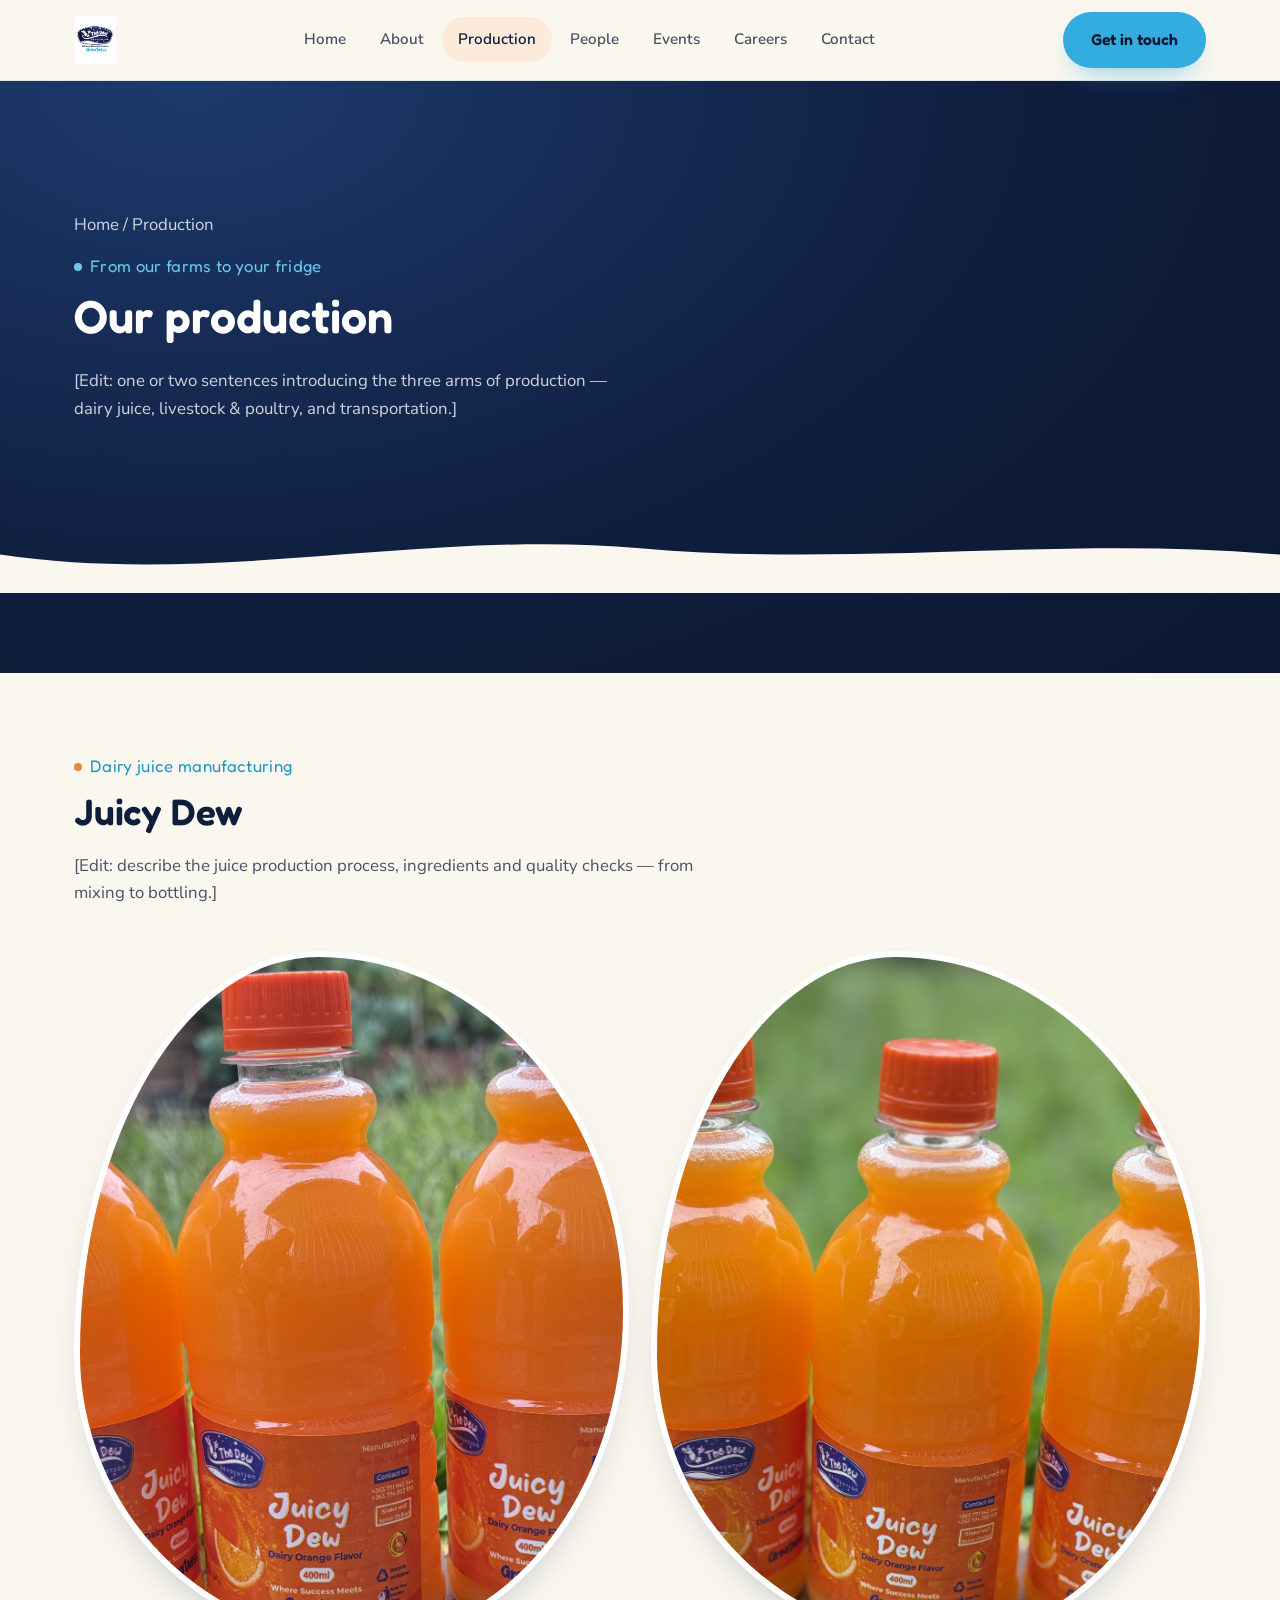
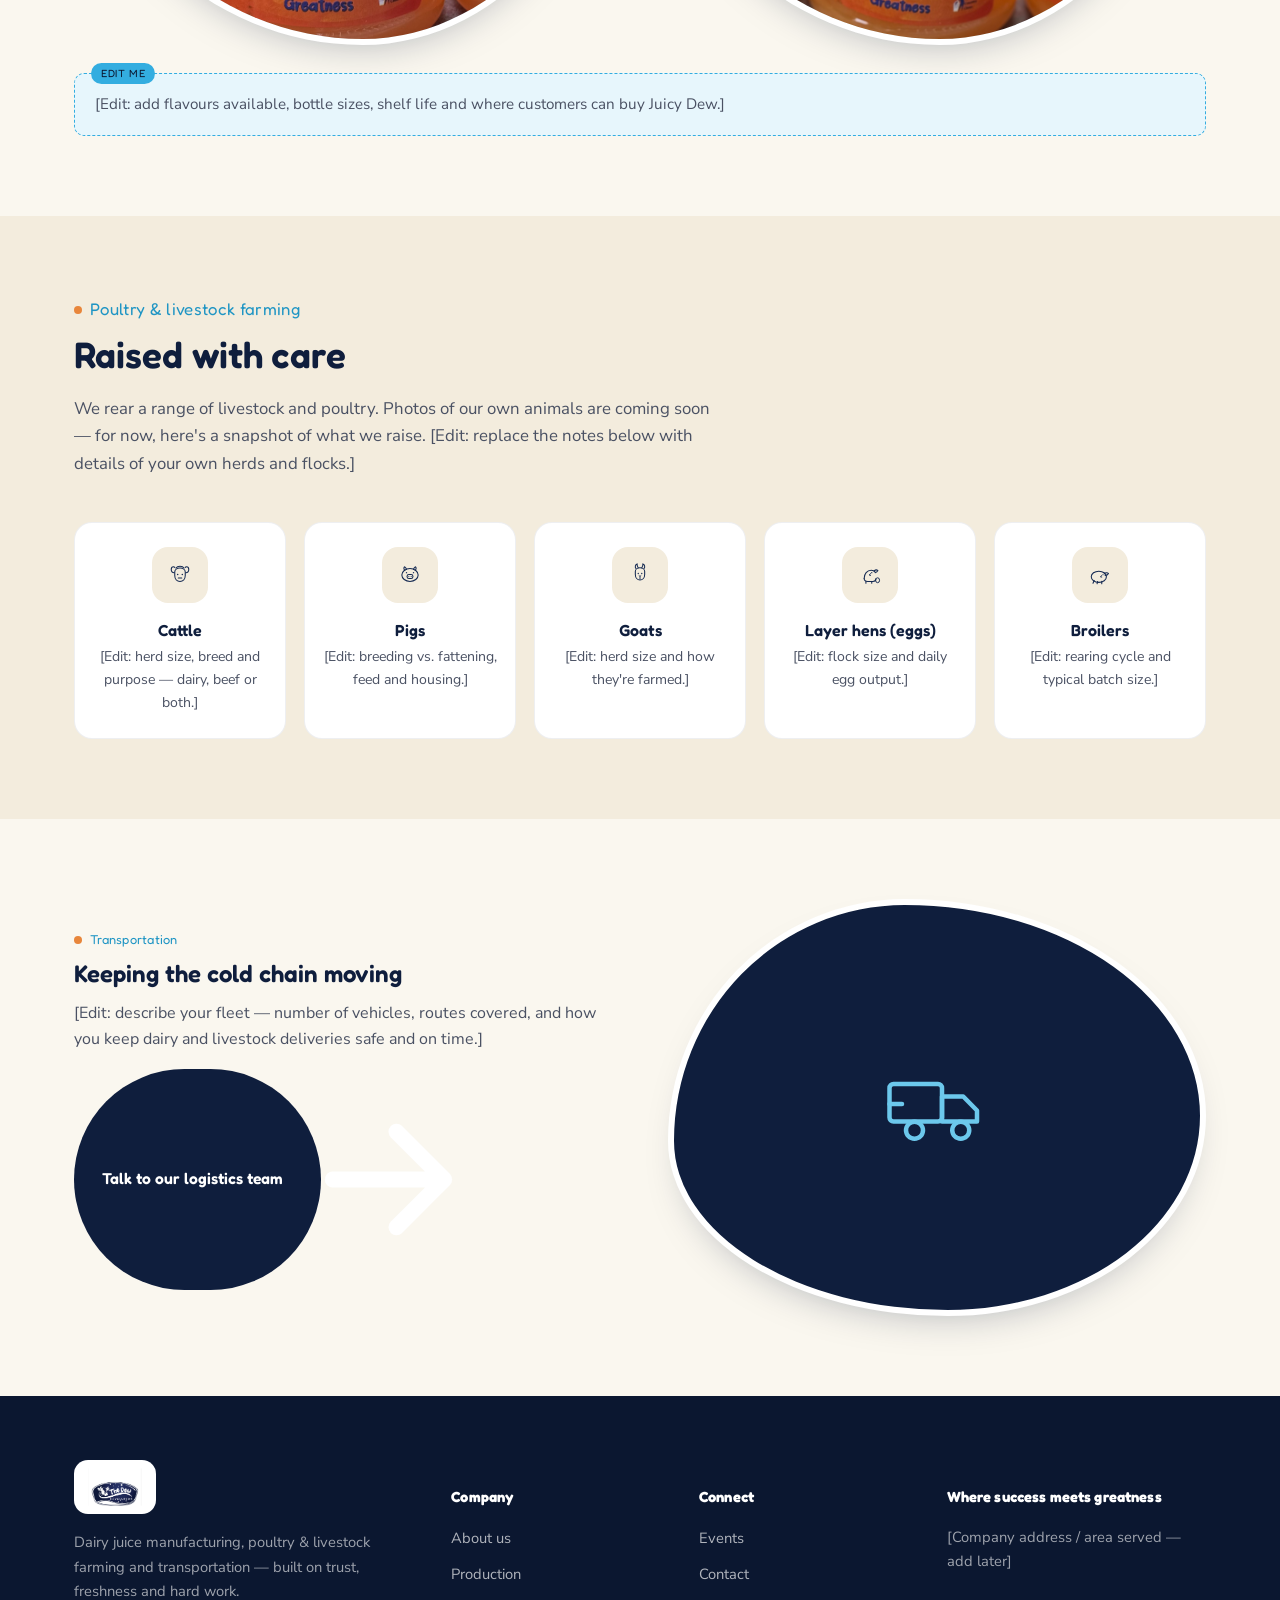
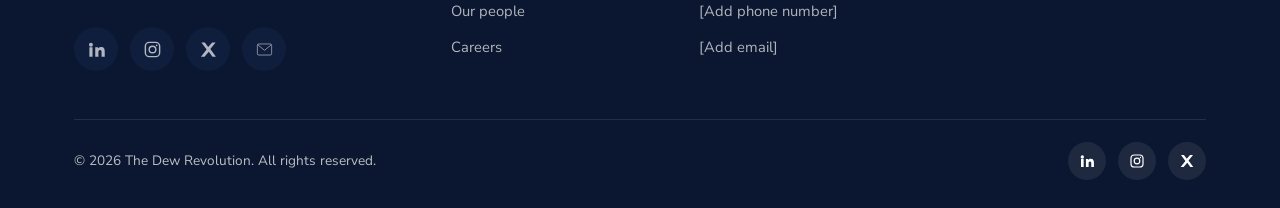
<file: production.html>
<!DOCTYPE html>
<html lang="en">
<head>
<meta charset="UTF-8">
<meta name="viewport" content="width=device-width, initial-scale=1.0">
<title>Production · The Dew Revolution</title>
<meta name="description" content="How The Dew Revolution produces Juicy Dew dairy juice, raises livestock and poultry, and runs transportation and logistics.">
<link rel="icon" href="assets/img/logo-badge.png" type="image/png">
<link rel="preconnect" href="https://fonts.googleapis.com">
<link rel="stylesheet" href="css/style.css">
</head>
<body>
  <header class="site-header">
    <div class="container nav-row">
      <a href="index.html" class="brand">
        <img src="assets/img/logo-lockup.png" alt="The Dew Revolution logo">
      </a>
      <nav class="main-nav" id="main-nav" aria-label="Primary">
        <ul>
          <li><a href="index.html">Home</a></li>
<li><a href="about.html">About</a></li>
<li><a href="production.html" class="active">Production</a></li>
<li><a href="people.html">People</a></li>
<li><a href="events.html">Events</a></li>
<li><a href="careers.html">Careers</a></li>
<li><a href="contact.html">Contact</a></li>

        </ul>
      </nav>
      <div class="nav-cta">
        <a href="contact.html" class="btn btn-primary">Get in touch</a>
        <button class="nav-toggle" aria-label="Toggle menu" aria-expanded="false" aria-controls="main-nav">
          <svg viewBox="0 0 24 24" fill="none" stroke="currentColor" stroke-width="2" stroke-linecap="round"><path d="M3 6h18M3 12h18M3 18h18"/></svg>
        </button>
      </div>
    </div>
  </header>


  <section class="page-banner">
    <div class="dew-dots"><i></i><i></i><i></i><i></i></div>
    <div class="container page-banner-inner">
      <p class="breadcrumb"><a href="index.html">Home</a> / Production</p>
      <p class="eyebrow">From our farms to your fridge</p>
      <h1>Our production</h1>
      <p>[Edit: one or two sentences introducing the three arms of production &mdash; dairy juice, livestock &amp; poultry, and transportation.]</p>
    </div>
    <span class="wave-divider"><svg viewBox="0 0 1440 100" preserveAspectRatio="none"><path d="M0,40 C 240,90 480,0 720,30 C 960,60 1200,10 1440,40 L1440,100 L0,100 Z" fill="var(--cream-50)"></path></svg></span>
  </section>

  <section>
    <div class="container">
      <div class="section-head">
        <p class="eyebrow">Dairy juice manufacturing</p>
        <h2>Juicy Dew</h2>
        <p>[Edit: describe the juice production process, ingredients and quality checks &mdash; from mixing to bottling.]</p>
      </div>
      <div class="product-shots">
        <div class="badge-frame">
          <img src="assets/img/juice-1.jpg" alt="Bottles of Juicy Dew dairy orange juice">
        </div>
        <div class="badge-frame">
          <img src="assets/img/juice-2.jpg" alt="Juicy Dew dairy orange juice, 400ml bottles">
        </div>
      </div>
      <div class="editable" style="margin-top:28px;">
        <p>[Edit: add flavours available, bottle sizes, shelf life and where customers can buy Juicy Dew.]</p>
      </div>
    </div>
  </section>

  <section class="section-alt">
    <div class="container">
      <div class="section-head">
        <p class="eyebrow">Poultry &amp; livestock farming</p>
        <h2>Raised with care</h2>
        <p>We rear a range of livestock and poultry. Photos of our own animals are coming soon &mdash; for now, here's a snapshot of what we raise. [Edit: replace the notes below with details of your own herds and flocks.]</p>
      </div>
      <div class="animal-grid">
        <div class="animal-card">
          <div class="icon-badge"><svg viewBox="0 0 48 48" fill="none" xmlns="http://www.w3.org/2000/svg"><path d="M14 20c-3 0-5-2.4-5-5.4 0-2.6 1.8-4.6 3.8-4.6 1 0 1.7.4 2.2 1" stroke="currentColor" stroke-width="1.8" stroke-linecap="round"/><path d="M34 20c3 0 5-2.4 5-5.4 0-2.6-1.8-4.6-3.8-4.6-1 0-1.7.4-2.2 1" stroke="currentColor" stroke-width="1.8" stroke-linecap="round"/><path d="M15 19c0-4 4-7 9-7s9 3 9 7v6c0 6-4 10-9 10s-9-4-9-10v-6Z" stroke="currentColor" stroke-width="1.8"/><circle cx="20" cy="23" r="1.3" fill="currentColor"/><circle cx="28" cy="23" r="1.3" fill="currentColor"/><path d="M21 29h6" stroke="currentColor" stroke-width="1.8" stroke-linecap="round"/><path d="M17 12c1.5-2 3-3 7-3s5.5 1 7 3" stroke="currentColor" stroke-width="1.8" stroke-linecap="round"/></svg></div>
          <h4>Cattle</h4>
          <p>[Edit: herd size, breed and purpose &mdash; dairy, beef or both.]</p>
        </div>
        <div class="animal-card">
          <div class="icon-badge"><svg viewBox="0 0 48 48" fill="none" xmlns="http://www.w3.org/2000/svg"><ellipse cx="24" cy="24" rx="14" ry="11" stroke="currentColor" stroke-width="1.8"/><path d="M15 16c-2-2-2-5 0-6 1.6 1 2.6 2.6 3 4.4" stroke="currentColor" stroke-width="1.8" stroke-linecap="round" stroke-linejoin="round"/><path d="M33 16c2-2 2-5 0-6-1.6 1-2.6 2.6-3 4.4" stroke="currentColor" stroke-width="1.8" stroke-linecap="round" stroke-linejoin="round"/><rect x="19" y="23" width="10" height="7" rx="3.2" stroke="currentColor" stroke-width="1.8"/><circle cx="22" cy="26.5" r=".9" fill="currentColor"/><circle cx="26" cy="26.5" r=".9" fill="currentColor"/><circle cx="18" cy="20" r="1.2" fill="currentColor"/><circle cx="30" cy="20" r="1.2" fill="currentColor"/></svg></div>
          <h4>Pigs</h4>
          <p>[Edit: breeding vs. fattening, feed and housing.]</p>
        </div>
        <div class="animal-card">
          <div class="icon-badge"><svg viewBox="0 0 48 48" fill="none" xmlns="http://www.w3.org/2000/svg"><path d="M17 13c-2-3-1-7 2-8 0 3 .6 5 2 6.6" stroke="currentColor" stroke-width="1.8" stroke-linecap="round"/><path d="M31 13c2-3 1-7-2-8 0 3-.6 5-2 6.6" stroke="currentColor" stroke-width="1.8" stroke-linecap="round"/><path d="M16 18c0-3.6 3.6-6.4 8-6.4s8 2.8 8 6.4v5c0 5.6-3.6 9.6-8 9.6s-8-4-8-9.6v-5Z" stroke="currentColor" stroke-width="1.8"/><circle cx="21" cy="21.5" r="1.2" fill="currentColor"/><circle cx="27" cy="21.5" r="1.2" fill="currentColor"/><path d="M22.5 25.5c.6.6 2.4.6 3 0" stroke="currentColor" stroke-width="1.6" stroke-linecap="round"/><path d="M24 27v4" stroke="currentColor" stroke-width="1.6" stroke-linecap="round"/></svg></div>
          <h4>Goats</h4>
          <p>[Edit: herd size and how they're farmed.]</p>
        </div>
        <div class="animal-card">
          <div class="icon-badge"><svg viewBox="0 0 48 48" fill="none" xmlns="http://www.w3.org/2000/svg"><path d="M14 30c0-8 5-14 12-14 3 0 5.4 1.2 7 3" stroke="currentColor" stroke-width="1.8" stroke-linecap="round"/><path d="M31 17c2-1.8 5-2 6.6-.6-1 2-2.8 3.2-4.8 3.6" stroke="currentColor" stroke-width="1.8" stroke-linecap="round" stroke-linejoin="round"/><circle cx="27" cy="20" r="1.1" fill="currentColor"/><path d="M25 21.6 22.5 24l2.5.6" stroke="currentColor" stroke-width="1.6" stroke-linecap="round" stroke-linejoin="round"/><path d="M14 30c0 3 2.6 5 6 5h9c3 0 5-2 5-4.6" stroke="currentColor" stroke-width="1.8" stroke-linecap="round"/><path d="M17 35v3M27 35v3" stroke="currentColor" stroke-width="1.8" stroke-linecap="round"/><ellipse cx="37" cy="33" rx="3.4" ry="4.2" stroke="currentColor" stroke-width="1.6"/></svg></div>
          <h4>Layer hens (eggs)</h4>
          <p>[Edit: flock size and daily egg output.]</p>
        </div>
        <div class="animal-card">
          <div class="icon-badge"><svg viewBox="0 0 48 48" fill="none" xmlns="http://www.w3.org/2000/svg"><ellipse cx="22" cy="27" rx="13" ry="9.6" stroke="currentColor" stroke-width="1.8"/><path d="M31 22c2.4-2.2 6-2.4 7.6-.6-1.2 2.2-3.4 3.4-5.8 3.6" stroke="currentColor" stroke-width="1.8" stroke-linecap="round" stroke-linejoin="round"/><circle cx="29" cy="23.6" r="1" fill="currentColor"/><path d="M27 25 24.6 27l2.4.6" stroke="currentColor" stroke-width="1.5" stroke-linecap="round" stroke-linejoin="round"/><path d="M14 33.5 12 38M20 35l-1 4M27 34.6 27 39" stroke="currentColor" stroke-width="1.8" stroke-linecap="round"/></svg></div>
          <h4>Broilers</h4>
          <p>[Edit: rearing cycle and typical batch size.]</p>
        </div>
      </div>
    </div>
  </section>

  <section>
    <div class="container split">
      <div class="split-copy">
        <p class="eyebrow">Transportation</p>
        <h2>Keeping the cold chain moving</h2>
        <p>[Edit: describe your fleet &mdash; number of vehicles, routes covered, and how you keep dairy and livestock deliveries safe and on time.]</p>
        <a href="contact.html" class="btn btn-dark">Talk to our logistics team <svg viewBox="0 0 24 24" fill="none" stroke="currentColor" stroke-width="2" stroke-linecap="round" stroke-linejoin="round"><path d="M5 12h14M13 6l6 6-6 6"/></svg></a>
      </div>
      <div class="split-media">
        <div class="badge-frame" style="background:var(--navy-900); display:flex; align-items:center; justify-content:center; color:var(--sky-400);">
          <div style="width:120px;"><svg viewBox="0 0 48 48" fill="none" xmlns="http://www.w3.org/2000/svg"><rect x="5" y="16" width="21" height="15" rx="1.6" stroke="currentColor" stroke-width="1.8"/><path d="M26 21h8.5L40 26.6V31h-14V21Z" stroke="currentColor" stroke-width="1.8" stroke-linejoin="round"/><circle cx="15" cy="34.5" r="3.4" stroke="currentColor" stroke-width="1.8"/><circle cx="33.5" cy="34.5" r="3.4" stroke="currentColor" stroke-width="1.8"/><path d="M5 24h5" stroke="currentColor" stroke-width="1.8" stroke-linecap="round"/></svg></div>
        </div>
      </div>
    </div>
  </section>

  <footer class="site-footer">
    <div class="container">
      <div class="footer-grid">
        <div class="footer-col">
          <div class="footer-brand-chip"><img src="assets/img/logo-badge.png" alt="The Dew Revolution"></div>
          <p>Dairy juice manufacturing, poultry &amp; livestock farming and transportation &mdash; built on trust, freshness and hard work.</p>
          <div class="social-row">
            <a href="#" class="social-btn" aria-label="LinkedIn"><svg viewBox="0 0 24 24" fill="currentColor"><path d="M4.98 3.5a2.5 2.5 0 1 1 0 5 2.5 2.5 0 0 1 0-5ZM3 9h4v12H3V9Zm7 0h3.8v1.7h.05c.53-1 1.83-2 3.77-2 4.03 0 4.78 2.6 4.78 6V21h-4v-5.4c0-1.3-.02-3-1.85-3-1.85 0-2.13 1.4-2.13 2.9V21h-4V9Z"/></svg></a>
            <a href="#" class="social-btn" aria-label="Instagram"><svg viewBox="0 0 24 24" fill="none" stroke="currentColor" stroke-width="1.8"><rect x="3" y="3" width="18" height="18" rx="5"/><circle cx="12" cy="12" r="4.2"/><circle cx="17.2" cy="6.8" r="1" fill="currentColor" stroke="none"/></svg></a>
            <a href="#" class="social-btn" aria-label="X (Twitter)"><svg viewBox="0 0 24 24" fill="currentColor"><path d="M3 3h4.4l4.2 5.8L16.6 3H21l-6.7 8.4L21.4 21H17l-4.6-6.3L6.9 21H2.5l7.1-8.9L3 3Z"/></svg></a>
            <a href="mailto:info@thedewrevolution.com" class="social-btn" aria-label="Email"><svg viewBox="0 0 48 48" fill="none" xmlns="http://www.w3.org/2000/svg"><rect x="6" y="10" width="36" height="28" rx="3.5" stroke="currentColor" stroke-width="1.8"/><path d="M8 13l16 13L40 13" stroke="currentColor" stroke-width="1.8" stroke-linecap="round" stroke-linejoin="round"/></svg></a>
          </div>
        </div>
        <div class="footer-col">
          <h5>Company</h5>
          <ul>
            <li><a href="about.html">About us</a></li>
            <li><a href="production.html">Production</a></li>
            <li><a href="people.html">Our people</a></li>
            <li><a href="careers.html">Careers</a></li>
          </ul>
        </div>
        <div class="footer-col">
          <h5>Connect</h5>
          <ul>
            <li><a href="events.html">Events</a></li>
            <li><a href="contact.html">Contact</a></li>
            <li><a href="tel:+000000000">[Add phone number]</a></li>
            <li><a href="mailto:info@thedewrevolution.com">[Add email]</a></li>
          </ul>
        </div>
        <div class="footer-col">
          <h5>Where success meets greatness</h5>
          <p>[Company address / area served &mdash; add later]</p>
        </div>
      </div>
      <div class="footer-bottom">
        <span>&copy; <span id="year"></span> The Dew Revolution. All rights reserved.</span>
        <div class="social-row">
          <a href="#" class="social-btn" aria-label="LinkedIn"><svg viewBox="0 0 24 24" fill="currentColor"><path d="M4.98 3.5a2.5 2.5 0 1 1 0 5 2.5 2.5 0 0 1 0-5ZM3 9h4v12H3V9Zm7 0h3.8v1.7h.05c.53-1 1.83-2 3.77-2 4.03 0 4.78 2.6 4.78 6V21h-4v-5.4c0-1.3-.02-3-1.85-3-1.85 0-2.13 1.4-2.13 2.9V21h-4V9Z"/></svg></a>
          <a href="#" class="social-btn" aria-label="Instagram"><svg viewBox="0 0 24 24" fill="none" stroke="currentColor" stroke-width="1.8"><rect x="3" y="3" width="18" height="18" rx="5"/><circle cx="12" cy="12" r="4.2"/><circle cx="17.2" cy="6.8" r="1" fill="currentColor" stroke="none"/></svg></a>
          <a href="#" class="social-btn" aria-label="X (Twitter)"><svg viewBox="0 0 24 24" fill="currentColor"><path d="M3 3h4.4l4.2 5.8L16.6 3H21l-6.7 8.4L21.4 21H17l-4.6-6.3L6.9 21H2.5l7.1-8.9L3 3Z"/></svg></a>
        </div>
      </div>
    </div>
  </footer>

  <script src="js/main.js"></script>
</body>
</html>
</file>
<file: css/style.css>
/* =========================================================
   THE DEW REVOLUTION — stylesheet
   Dairy juice · Poultry & livestock · Transportation
   ========================================================= */

@import url('https://fonts.googleapis.com/css2?family=Fredoka:wght@500;600;700&family=Nunito+Sans:ital,opsz,wght@0,6..12,400;0,6..12,500;0,6..12,600;0,6..12,700;1,6..12,400&display=swap');

:root{
  /* --- Brand palette (drawn from The Dew Revolution mark) --- */
  --navy-950:#0b1730;
  --navy-900:#0f1e3d;
  --navy-800:#152a52;
  --navy-700:#1d3a6e;
  --sky-600:#1f95c4;
  --sky-500:#33ade0;
  --sky-400:#6cc8ec;
  --sky-100:#e7f6fc;
  --amber-600:#d9711f;
  --amber-500:#e8863b;
  --amber-100:#fdead9;
  --cream-50:#faf7ef;
  --cream-100:#f3ecdd;
  --ink-900:#1a1d24;
  --ink-600:#4a5163;
  --ink-400:#7b8296;
  --white:#ffffff;

  --font-display:'Fredoka', system-ui, sans-serif;
  --font-body:'Nunito Sans', system-ui, -apple-system, sans-serif;

  --max-w:1180px;
  --radius-s:10px;
  --radius-m:18px;
  --shadow-soft: 0 18px 40px -22px rgba(15,30,61,.35);
}

*,*::before,*::after{ box-sizing:border-box; }
html{ scroll-behavior:smooth; }
body{
  margin:0;
  font-family:var(--font-body);
  color:var(--ink-900);
  background:var(--cream-50);
  line-height:1.65;
  -webkit-font-smoothing:antialiased;
}
img{ max-width:100%; display:block; }
a{ color:inherit; text-decoration:none; }
ul{ margin:0; padding:0; list-style:none; }
h1,h2,h3,h4{
  font-family:var(--font-display);
  color:var(--navy-900);
  line-height:1.15;
  margin:0 0 .5em;
  font-weight:600;
}
p{ margin:0 0 1em; color:var(--ink-600); }
.container{
  max-width:var(--max-w);
  margin-inline:auto;
  padding-inline:24px;
}
:focus-visible{
  outline:3px solid var(--sky-500);
  outline-offset:3px;
}
@media (prefers-reduced-motion: reduce){
  html{ scroll-behavior:auto; }
  *{ animation-duration:.001ms !important; transition-duration:.001ms !important; }
}

/* ---------- eyebrow / section heading ---------- */
.eyebrow{
  display:inline-flex;
  align-items:center;
  gap:8px;
  font-family:var(--font-display);
  font-size:.8rem;
  letter-spacing:.02em;
  color:var(--sky-600);
  margin-bottom:10px;
}
.eyebrow::before{
  content:"";
  width:8px; height:8px;
  border-radius:50%;
  background:var(--amber-500);
  flex:none;
}
.section-head{
  max-width:640px;
  margin-bottom:44px;
}
.section-head.center{ margin-inline:auto; text-align:center; }
.section-head h2{ font-size:clamp(1.6rem,3vw,2.3rem); }
.section-head p{ font-size:1.05rem; }

/* ---------- buttons ---------- */
.btn{
  display:inline-flex;
  align-items:center;
  gap:10px;
  font-family:var(--font-display);
  font-weight:600;
  font-size:.98rem;
  padding:13px 26px;
  border-radius:999px;
  border:2px solid transparent;
  cursor:pointer;
  white-space:nowrap;
  transition:transform .18s ease, box-shadow .18s ease, background-color .18s ease, color .18s ease;
}
.btn svg{ flex:none; }
.btn:hover{ transform:translateY(-2px); }
.btn-primary{
  background:var(--sky-500);
  color:var(--navy-950);
  box-shadow:0 14px 28px -14px rgba(51,173,224,.7);
}
.btn-primary:hover{ background:var(--sky-400); }
.btn-outline{
  background:transparent;
  border-color:rgba(255,255,255,.55);
  color:var(--white);
}
.btn-outline:hover{ background:rgba(255,255,255,.12); }
.btn-dark{
  background:var(--navy-900);
  color:var(--white);
}
.btn-dark:hover{ background:var(--navy-800); }
.btn-amber{
  background:var(--amber-500);
  color:var(--white);
  box-shadow:0 14px 28px -14px rgba(232,134,59,.7);
}
.btn-amber:hover{ background:var(--amber-600); }
.btn[disabled]{ opacity:.55; cursor:not-allowed; transform:none; }

/* ---------- header ---------- */
.site-header{
  position:sticky; top:0; z-index:100;
  background:rgba(250,247,239,.92);
  backdrop-filter:blur(8px);
  border-bottom:1px solid rgba(15,30,61,.08);
}
.nav-row{
  display:flex;
  align-items:center;
  justify-content:space-between;
  padding-block:12px;
}
.brand{
  display:flex;
  align-items:center;
  gap:10px;
}
.brand img{ height:48px; width:auto; }
.brand-text{
  font-family:var(--font-display);
  font-weight:700;
  color:var(--navy-900);
  font-size:1.05rem;
  line-height:1.1;
}
.brand-text span{
  display:block;
  font-family:var(--font-body);
  font-weight:600;
  font-size:.68rem;
  color:var(--sky-600);
  letter-spacing:.02em;
}
.main-nav ul{
  display:flex;
  align-items:center;
  gap:2px;
}
.main-nav a{
  display:block;
  padding:10px 16px;
  font-weight:600;
  font-size:.95rem;
  color:var(--ink-600);
  border-radius:999px;
  transition:background .15s ease, color .15s ease;
}
.main-nav a:hover{ color:var(--navy-900); background:var(--sky-100); }
.main-nav a.active{ color:var(--navy-900); background:var(--amber-100); }
.nav-cta{ display:flex; align-items:center; gap:14px; }
.nav-toggle{
  display:none;
  background:none; border:none; cursor:pointer;
  width:42px; height:42px;
  align-items:center; justify-content:center;
  border-radius:10px;
}
.nav-toggle:hover{ background:var(--sky-100); }
.nav-toggle svg{ width:24px; height:24px; color:var(--navy-900); }

@media (max-width:900px){
  .main-nav{
    position:fixed; inset:70px 16px auto 16px;
    background:var(--white);
    border-radius:var(--radius-m);
    box-shadow:var(--shadow-soft);
    padding:10px;
    transform:translateY(-14px);
    opacity:0;
    pointer-events:none;
    transition:opacity .2s ease, transform .2s ease;
  }
  .main-nav.open{ opacity:1; transform:translateY(0); pointer-events:auto; }
  .main-nav ul{ flex-direction:column; align-items:stretch; gap:4px; }
  .main-nav a{ padding:12px 16px; }
  .nav-toggle{ display:flex; }
  .nav-cta .btn-primary{ display:none; }
}

/* ---------- hero ---------- */
.hero{
  position:relative;
  background:radial-gradient(120% 140% at 82% -10%, var(--navy-700) 0%, var(--navy-900) 45%, var(--navy-950) 100%);
  color:var(--white);
  overflow:hidden;
  padding-top:64px;
}
.dew-dots{ position:absolute; inset:0; overflow:hidden; pointer-events:none; }
.dew-dots i{
  position:absolute;
  border-radius:50%;
  background:rgba(255,255,255,.55);
}
.hero .dew-dots i:nth-child(1){ width:10px; height:10px; top:14%; left:12%; }
.hero .dew-dots i:nth-child(2){ width:6px; height:6px; top:30%; left:22%; opacity:.6;}
.hero .dew-dots i:nth-child(3){ width:14px; height:14px; top:10%; left:46%; background:rgba(108,200,236,.7);}
.hero .dew-dots i:nth-child(4){ width:7px; height:7px; top:22%; left:66%; }
.hero .dew-dots i:nth-child(5){ width:9px; height:9px; top:8%; left:82%; opacity:.5;}
.hero .dew-dots i:nth-child(6){ width:5px; height:5px; top:40%; left:90%; }

.hero-grid{
  position:relative;
  display:grid;
  grid-template-columns:1.05fr .95fr;
  gap:48px;
  align-items:center;
  padding-block:76px 110px;
}
.hero h1{
  color:var(--white);
  font-size:clamp(2.2rem,4.4vw,3.4rem);
  margin-bottom:.35em;
}
.hero h1 .accent{ color:var(--sky-400); }
.hero p.lead{
  color:rgba(255,255,255,.82);
  font-size:1.12rem;
  max-width:46ch;
}
.hero-actions{ display:flex; gap:14px; flex-wrap:wrap; margin-top:8px; }
.hero-art{
  position:relative;
  justify-self:center;
}
.badge-frame{
  --bf-border:var(--white);
  position:relative;
  border-radius:44% 56% 48% 52% / 58% 52% 48% 42%;
  overflow:hidden;
  border:6px solid var(--bf-border);
  box-shadow:var(--shadow-soft);
  background:var(--sky-100);
}
.badge-frame img {
  width: 100%;
  height: 100%;
  object-fit: cover;
  object-position: center 10%; /* Shifts the image down so the face is centered and fully visible */
  display: block;
}
.hero-art .badge-frame{ width:min(340px,70vw); aspect-ratio:3/4; }
.hero-art .badge-frame img{ width:100%; height:100%; object-fit:cover; }
.hero-art .float-chip{
  position:absolute;
  background:var(--white);
  color:var(--navy-900);
  padding:12px 16px;
  border-radius:var(--radius-m);
  box-shadow:var(--shadow-soft);
  font-family:var(--font-display);
  font-size:.85rem;
  display:flex; align-items:center; gap:10px;
}
.hero-art .float-chip svg{ width:22px; height:22px; color:var(--amber-500); flex:none; }
.hero-art .chip-a{ top:-14px; right:-10px; }
.hero-art .chip-b{ bottom:-16px; left:-18px; }

.wave-divider{ display:block; width:100%; line-height:0; margin-top:-2px; }
.wave-divider svg{ width:100%; height:64px; display:block; }

/* ---------- page banner (inner pages) ---------- */
.page-banner{
  position:relative;
  background:radial-gradient(120% 160% at 15% 0%, var(--navy-700) 0%, var(--navy-900) 55%, var(--navy-950) 100%);
  color:var(--white);
  padding-top:64px;
}
.page-banner-inner{ padding-block:66px 92px; position:relative; }
.page-banner .eyebrow{ color:var(--sky-400); }
.page-banner .eyebrow::before{ background:var(--sky-400); }
.page-banner h1{ color:var(--white); font-size:clamp(2rem,4vw,2.9rem); max-width:20ch; }
.page-banner p{ color:rgba(255,255,255,.8); max-width:56ch; font-size:1.05rem; }
.breadcrumb{ font-size:.85rem; color:rgba(255,255,255,.6); margin-bottom:14px; }
.breadcrumb a:hover{ color:var(--white); }

/* ---------- generic sections ---------- */
section{ padding-block:80px; }
.section-alt{ background:var(--cream-100); }
.section-navy{ background:var(--navy-900); color:var(--white); }
.section-navy h2, .section-navy .section-head p{ color:var(--white); }
.section-navy .section-head p{ color:rgba(255,255,255,.75); }

/* pillars (home) */
.pillars{
  display:grid;
  grid-template-columns:repeat(3,1fr);
  gap:24px;
}
.pillar-card{
  background:var(--white);
  border-radius:var(--radius-m);
  padding:30px 26px;
  border:1px solid rgba(15,30,61,.07);
  transition:transform .2s ease, box-shadow .2s ease;
}
.pillar-card:hover{ transform:translateY(-4px); box-shadow:var(--shadow-soft); }
.icon-badge{
  width:56px; height:56px;
  border-radius:16px;
  display:flex; align-items:center; justify-content:center;
  margin-bottom:18px;
}
.icon-badge svg{ width:28px; height:28px; }
.icon-badge.sky{ background:var(--sky-100); color:var(--sky-600); }
.icon-badge.amber{ background:var(--amber-100); color:var(--amber-600); }
.icon-badge.navy{ background:var(--navy-900); color:var(--sky-400); }
.pillar-card h3{ font-size:1.2rem; margin-bottom:.4em; }
.pillar-card p{ font-size:.96rem; margin-bottom:0; }

/* two column split */
.split{
  display:grid;
  grid-template-columns:1fr 1fr;
  gap:56px;
  align-items:center;
}
.split.reverse .split-media{ order:2; }
.split-media .badge-frame{ width:100%; aspect-ratio:4/3.1; }
.split-media .badge-frame img{ object-fit:cover; width:100%; height:100%; }

/* about / mission cards */
.mvo-grid{
  display:grid;
  grid-template-columns:repeat(3,1fr);
  gap:24px;
}
.mvo-card{
  background:var(--white);
  border-radius:var(--radius-m);
  padding:32px 26px;
  border-top:4px solid var(--sky-500);
  box-shadow:0 20px 40px -30px rgba(15,30,61,.4);
}
.mvo-card:nth-child(2){ border-top-color:var(--amber-500); }
.mvo-card:nth-child(3){ border-top-color:var(--navy-700); }
.mvo-card h3{ font-size:1.15rem; }
.mvo-card p{ font-size:.95rem; margin-bottom:0; }

/* founder */
.founder-wrap{
  display:grid;
  grid-template-columns:.85fr 1.15fr;
  gap:52px;
  align-items:start;
}
.founder-photo .badge-frame{ width:100%; max-width:340px; aspect-ratio:3/4; margin-inline:auto; }
.founder-photo .badge-frame img{ object-fit:cover; width:100%; height:100%; }
.founder-name-tag{
  text-align:center; margin-top:18px;
}
.founder-name-tag strong{ display:block; font-family:var(--font-display); color:var(--navy-900); font-size:1.15rem; }
.founder-name-tag span{ color:var(--sky-600); font-weight:600; font-size:.9rem; }

.editable{
  position:relative;
  background:var(--sky-100);
  border:1.5px dashed var(--sky-500);
  border-radius:var(--radius-s);
  padding:18px 20px;
  color:var(--navy-800);
  font-size:.95rem;
}
.editable::before{
  content:"EDIT ME";
  position:absolute; top:-11px; left:16px;
  background:var(--sky-500);
  color:var(--navy-950);
  font-family:var(--font-display);
  font-size:.65rem;
  letter-spacing:.06em;
  padding:2px 10px;
  border-radius:999px;
}
.editable p:last-child{ margin-bottom:0; }
.editable + .editable{ margin-top:14px; }

/* production / livestock cards */
.animal-grid{
  display:grid;
  grid-template-columns:repeat(5,1fr);
  gap:18px;
}
.animal-card{
  background:var(--white);
  border-radius:var(--radius-m);
  padding:24px 18px;
  text-align:center;
  border:1px solid rgba(15,30,61,.07);
}
.animal-card .icon-badge{ margin-inline:auto; background:var(--cream-100); color:var(--navy-800); }
.animal-card h4{ font-size:1rem; margin-bottom:.35em; }
.animal-card p{ font-size:.88rem; margin-bottom:0; }

.product-shots{
  display:grid;
  grid-template-columns:repeat(2,1fr);
  gap:22px;
}
.product-shots .badge-frame{ aspect-ratio:4/5; }
.product-shots .badge-frame img{ width:100%; height:100%; object-fit:cover; }

.divider-line{
  border:none; border-top:1px solid rgba(15,30,61,.1);
  margin:64px 0;
}

/* people */
.team-grid{
  display:grid;
  grid-template-columns:repeat(4,1fr);
  gap:24px;
}
.team-card{
  background:var(--white);
  border-radius:var(--radius-m);
  overflow:hidden;
  border:1px solid rgba(15,30,61,.07);
}
.team-photo{
  aspect-ratio:1/1;
  background:var(--sky-100);
  display:flex; align-items:center; justify-content:center;
  overflow:hidden;
}
.team-photo img{ width:100%; height:100%; object-fit:cover; }
.team-photo.placeholder svg{ width:46px; height:46px; color:var(--sky-400); }
.team-info{ padding:18px 18px 22px; }
.team-info h4{ font-size:1.02rem; margin-bottom:.15em; }
.team-info span{ color:var(--sky-600); font-weight:600; font-size:.85rem; }
.team-info p{ font-size:.85rem; margin:.5em 0 0; }

/* events */
.event-card{
  display:grid;
  grid-template-columns:110px 1fr auto;
  gap:22px;
  align-items:center;
  background:var(--white);
  border:1px solid rgba(15,30,61,.07);
  border-radius:var(--radius-m);
  padding:20px 22px;
  margin-bottom:16px;
}
.event-date{
  background:var(--navy-900);
  color:var(--white);
  border-radius:var(--radius-s);
  text-align:center;
  padding:12px 8px;
  font-family:var(--font-display);
}
.event-date .day{ font-size:1.5rem; line-height:1; display:block; color:var(--sky-400); }
.event-date .mon{ font-size:.72rem; letter-spacing:.05em; opacity:.8; }
.event-card h4{ font-size:1.08rem; margin-bottom:.25em; }
.event-card p{ margin-bottom:0; font-size:.92rem; }
.event-meta{ font-size:.82rem; color:var(--ink-400); display:flex; gap:14px; margin-top:6px; flex-wrap:wrap;}
.event-meta span{ display:inline-flex; align-items:center; gap:6px; }
.event-meta svg{ width:15px; height:15px; }

@media (max-width:700px){
  .event-card{ grid-template-columns:70px 1fr; }
  .event-card .btn{ grid-column:1 / -1; justify-self:start; }
}

/* careers */
.perk-grid{
  display:grid;
  grid-template-columns:repeat(4,1fr);
  gap:20px;
}
.perk-card{
  text-align:center;
  padding:22px 16px;
}
.perk-card .icon-badge{ margin-inline:auto; }
.perk-card h4{ font-size:.98rem; }
.perk-card p{ font-size:.86rem; margin-bottom:0; }

.job-card{
  display:flex;
  justify-content:space-between;
  align-items:center;
  gap:20px;
  background:var(--white);
  border:1px solid rgba(15,30,61,.07);
  border-radius:var(--radius-m);
  padding:24px 26px;
  margin-bottom:16px;
  flex-wrap:wrap;
}
.job-card h4{ font-size:1.08rem; margin-bottom:.3em; }
.job-tags{ display:flex; gap:10px; flex-wrap:wrap; }
.job-tags span{
  font-size:.78rem;
  font-weight:600;
  color:var(--navy-800);
  background:var(--cream-100);
  padding:5px 12px;
  border-radius:999px;
}

/* contact */
.contact-grid{
  display:grid;
  grid-template-columns:.9fr 1.1fr;
  gap:52px;
}
.contact-card{
  display:flex;
  gap:16px;
  align-items:flex-start;
  padding:20px 0;
  border-bottom:1px solid rgba(15,30,61,.08);
}
.contact-card:last-child{ border-bottom:none; }
.contact-card .icon-badge{ flex:none; }
.contact-card h4{ font-size:1rem; margin-bottom:.2em; }
.contact-card p{ margin-bottom:0; font-size:.94rem; }
.social-row{ display:flex; gap:12px; margin-top:24px; }
.social-btn{
  width:44px; height:44px;
  border-radius:50%;
  background:var(--navy-900);
  color:var(--white);
  display:flex; align-items:center; justify-content:center;
  transition:background .15s ease, transform .15s ease;
}
.social-btn:hover{ background:var(--sky-500); color:var(--navy-950); transform:translateY(-2px); }
.social-btn svg{ width:19px; height:19px; }

.form-card{
  background:var(--white);
  border-radius:var(--radius-m);
  padding:36px;
  box-shadow:var(--shadow-soft);
}
.form-row{ display:grid; grid-template-columns:1fr 1fr; gap:16px; margin-bottom:16px; }
.field{ display:flex; flex-direction:column; gap:6px; }
.field.full{ grid-column:1 / -1; }
.field label{ font-size:.85rem; font-weight:700; color:var(--navy-900); }
.field input, .field textarea{
  border:1.5px solid rgba(15,30,61,.15);
  border-radius:var(--radius-s);
  padding:12px 14px;
  font-family:var(--font-body);
  font-size:.96rem;
  background:var(--cream-50);
  resize:vertical;
}
.field input:focus, .field textarea:focus{
  outline:none; border-color:var(--sky-500); background:var(--white);
}
.map-box{
  margin-top:32px;
  border-radius:var(--radius-m);
  background:var(--navy-900);
  color:rgba(255,255,255,.7);
  aspect-ratio:16/7;
  display:flex; flex-direction:column; align-items:center; justify-content:center;
  gap:10px;
  text-align:center;
  padding:20px;
}
.map-box svg{ width:34px; height:34px; color:var(--sky-400); }
.map-box strong{ color:var(--white); }

/* CTA band */
.cta-band{
  background:linear-gradient(120deg, var(--navy-900), var(--navy-700));
  color:var(--white);
  border-radius:var(--radius-m);
  padding:48px 40px;
  display:flex;
  align-items:center;
  justify-content:space-between;
  gap:24px;
  flex-wrap:wrap;
}
.cta-band h3{ color:var(--white); font-size:1.5rem; margin-bottom:.25em; }
.cta-band p{ color:rgba(255,255,255,.78); margin-bottom:0; }

/* footer */
.site-footer{
  background:var(--navy-950);
  color:rgba(255,255,255,.72);
  padding-block:64px 28px;
}
.footer-grid{
  display:grid;
  grid-template-columns:1.3fr .8fr .8fr 1fr;
  gap:40px;
}
.footer-brand-chip{
  background:var(--white);
  display:inline-flex;
  padding:8px 14px;
  border-radius:14px;
  margin-bottom:16px;
}
.footer-brand-chip img{ height:38px; }
.site-footer p{ color:rgba(255,255,255,.6); font-size:.92rem; }
.footer-col h5{
  font-family:var(--font-display);
  color:var(--white);
  font-size:.92rem;
  margin-bottom:16px;
  letter-spacing:.01em;
}
.footer-col ul li{ margin-bottom:10px; }
.footer-col a{ font-size:.92rem; color:rgba(255,255,255,.68); transition:color .15s ease; }
.footer-col a:hover{ color:var(--sky-400); }
.footer-bottom{
  border-top:1px solid rgba(255,255,255,.1);
  margin-top:48px;
  padding-top:22px;
  display:flex;
  justify-content:space-between;
  align-items:center;
  flex-wrap:wrap;
  gap:12px;
  font-size:.85rem;
}
.footer-bottom .social-row{ margin-top:0; }
.footer-bottom .social-btn{ width:38px; height:38px; background:rgba(255,255,255,.08); }
.footer-bottom .social-btn:hover{ background:var(--sky-500); }
.footer-bottom .social-btn svg{ width:16px; height:16px; }

/* ---------- responsive ---------- */
@media (max-width:980px){
  .hero-grid{ grid-template-columns:1fr; padding-block:48px 90px; }
  .hero-art{ order:-1; }
  .pillars{ grid-template-columns:1fr 1fr; }
  .split{ grid-template-columns:1fr; }
  .split.reverse .split-media{ order:0; }
  .founder-wrap{ grid-template-columns:1fr; }
  .mvo-grid{ grid-template-columns:1fr; }
  .animal-grid{ grid-template-columns:repeat(3,1fr); }
  .team-grid{ grid-template-columns:1fr 1fr; }
  .perk-grid{ grid-template-columns:1fr 1fr; }
  .contact-grid{ grid-template-columns:1fr; }
  .footer-grid{ grid-template-columns:1fr 1fr; }
}
@media (max-width:560px){
  section{ padding-block:56px; }
  .pillars{ grid-template-columns:1fr; }
  .animal-grid{ grid-template-columns:1fr 1fr; }
  .team-grid{ grid-template-columns:1fr; }
  .perk-grid{ grid-template-columns:1fr; }
  .footer-grid{ grid-template-columns:1fr; }
  .form-row{ grid-template-columns:1fr; }
  .event-card{ grid-template-columns:1fr; text-align:left; }
  .event-date{ width:64px; }
  .cta-band{ flex-direction:column; align-items:flex-start; }
}
</file>
